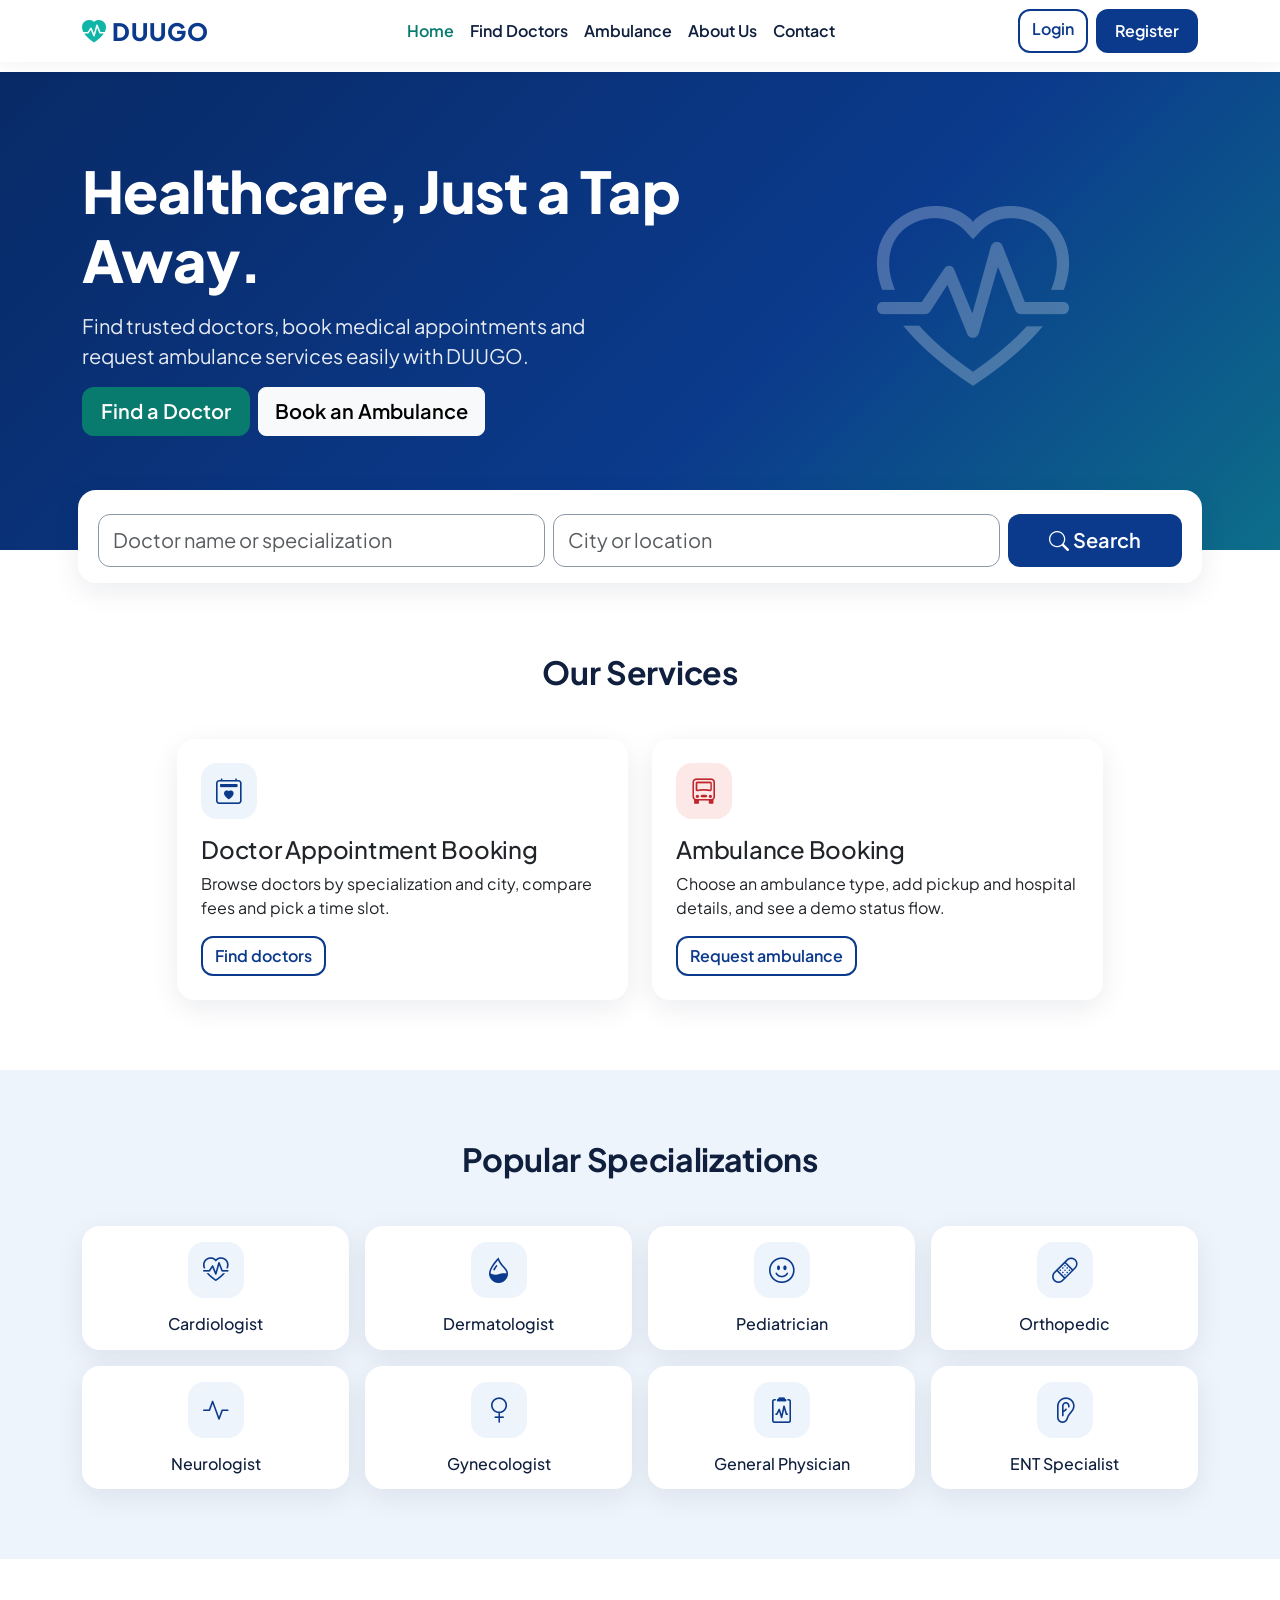
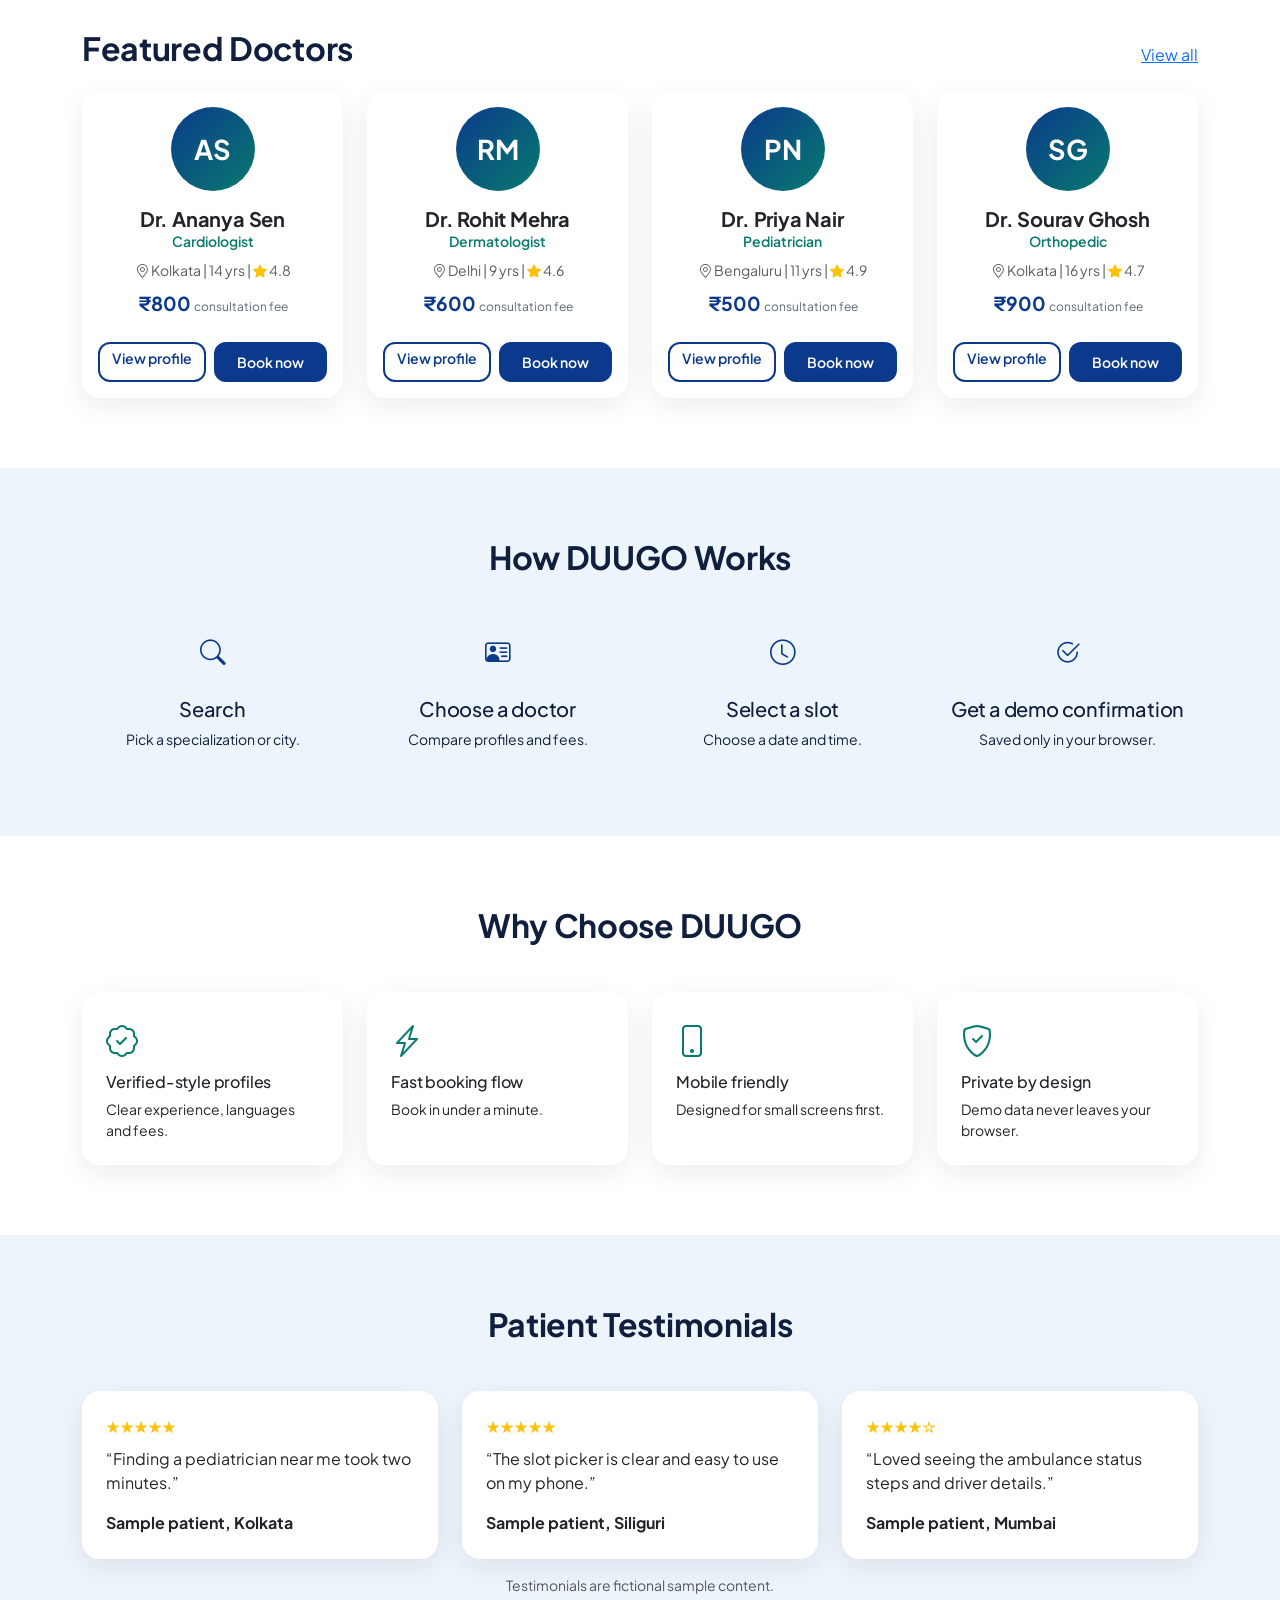
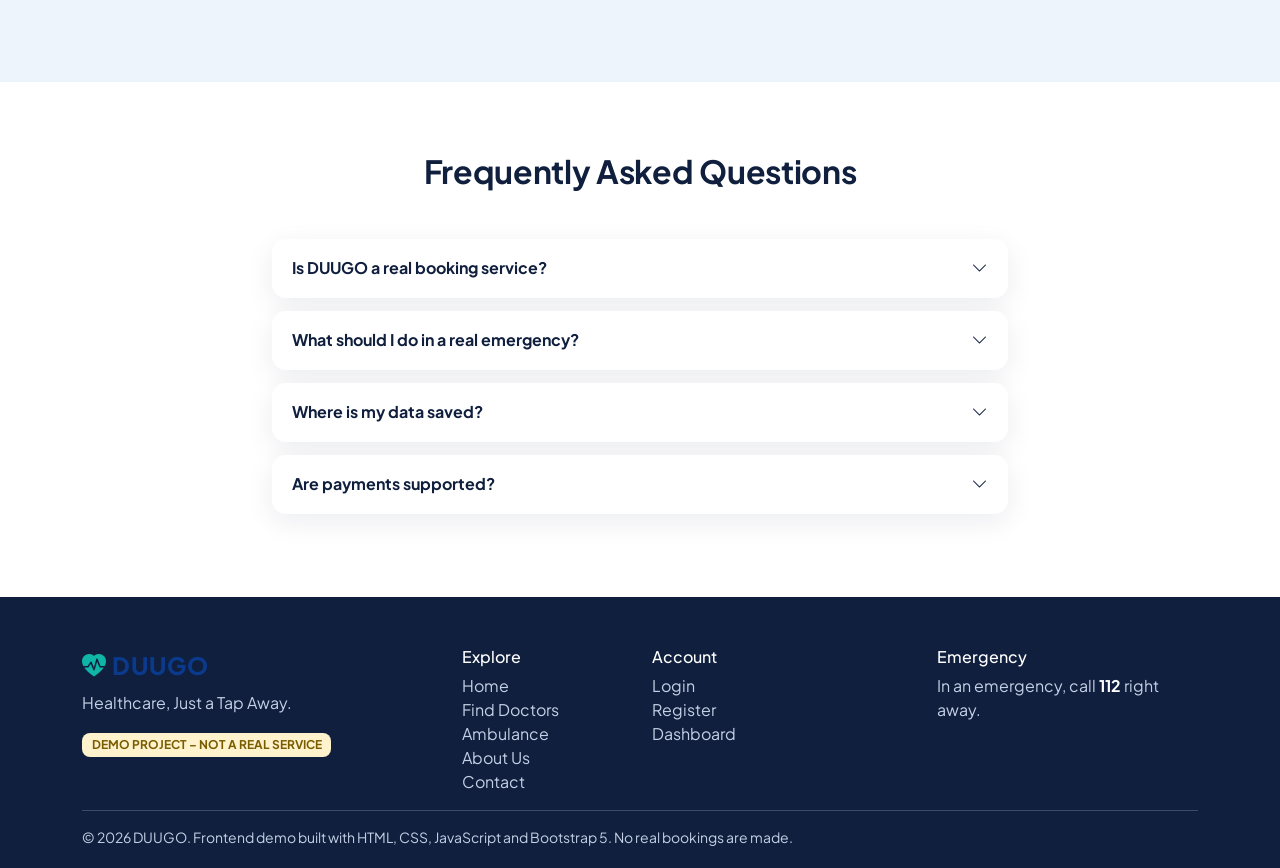
<file: index.html>
<!DOCTYPE html>
<html lang="en">
<head>
  <meta charset="utf-8">
  <meta name="viewport" content="width=device-width, initial-scale=1">
  <meta name="theme-color" content="#0ea5a5">

  <!-- Primary SEO -->
  <title>DUUGO – Healthcare, Just a Tap Away | Doctor, Ambulance & Nursing Home Booking</title>
  <meta name="description" content="DUUGO is an all-in-one medical services app. Book verified doctors, request an on-demand ambulance, and reserve nursing home beds — all in one tap. Serving Kolkata & India.">
  <meta name="keywords" content="DUUGO, doctor appointment booking, book doctor online, ambulance booking, emergency ambulance, nursing home bed booking, hospital bed booking, healthcare app India, Kolkata doctors, online medical appointment">
  <meta name="author" content="Anal Pattanayak">
  <meta name="robots" content="index, follow, max-image-preview:large, max-snippet:-1, max-video-preview:-1">
  <meta name="googlebot" content="index, follow">
  <meta name="format-detection" content="telephone=yes">
  <link rel="canonical" href="https://duugo.in/">
  <link rel="icon" type="image/png" href="assets/images/icon.png">

  <!-- Language / Geo -->
  <meta http-equiv="content-language" content="en-IN">
  <meta name="geo.region" content="IN-WB">
  <meta name="geo.placename" content="Kolkata">

  <!-- Open Graph / Facebook -->
  <meta property="og:type" content="website">
  <meta property="og:site_name" content="DUUGO">
  <meta property="og:url" content="https://duugo.in/">
  <meta property="og:title" content="DUUGO – Healthcare, Just a Tap Away">
  <meta property="og:description" content="Book verified doctors, request an ambulance, and reserve nursing home beds — all in one app.">
  <meta property="og:image" content="https://duugo.in/assets/img/duugo-og.jpg">
  <meta property="og:image:width" content="1200">
  <meta property="og:image:height" content="630">
  <meta property="og:image:alt" content="DUUGO – Healthcare, Just a Tap Away">
  <meta property="og:locale" content="en_IN">

  <!-- Twitter Card -->
  <meta name="twitter:card" content="summary_large_image">
  <meta name="twitter:site" content="@duugo">
  <meta name="twitter:creator" content="@duugo">
  <meta name="twitter:url" content="https://duugo.in/">
  <meta name="twitter:title" content="DUUGO – Healthcare, Just a Tap Away">
  <meta name="twitter:description" content="Book verified doctors, request an ambulance, and reserve nursing home beds — all in one app.">
  <meta name="twitter:image" content="https://duugo.in/assets/img/duugo-og.jpg">

  <!-- Performance hints -->
  <link rel="preconnect" href="https://fonts.googleapis.com">
  <link rel="preconnect" href="https://fonts.gstatic.com" crossorigin>
  <link rel="preconnect" href="https://cdn.jsdelivr.net" crossorigin>
  <link rel="dns-prefetch" href="https://cdn.jsdelivr.net">

  <!-- Fonts & CSS -->
  <link href="https://fonts.googleapis.com/css2?family=Plus+Jakarta+Sans:wght@400;600;700;800&display=swap" rel="stylesheet">
  <link href="https://cdn.jsdelivr.net/npm/bootstrap@5.3.3/dist/css/bootstrap.min.css" rel="stylesheet">
  <link href="https://cdn.jsdelivr.net/npm/bootstrap-icons@1.11.3/font/bootstrap-icons.min.css" rel="stylesheet">
  <link href="assets/css/style.css" rel="stylesheet">

  <!-- Structured Data (JSON-LD) -->
  <script type="application/ld+json">
  {
    "@context": "https://schema.org",
    "@graph": [
      {
        "@type": "Organization",
        "@id": "https://duugo.in/#organization",
        "name": "DUUGO",
        "alternateName": "Duugo",
        "url": "https://duugo.in/",
        "logo": {
          "@type": "ImageObject",
          "url": "https://duugo.in/assets/img/duugo-logo.png",
          "width": 512,
          "height": 512
        },
        "image": "https://duugo.in/assets/img/duugo-og.jpg",
        "description": "DUUGO is an all-in-one medical services app for booking doctors, ambulances and nursing home beds.",
        "email": "analpattanayak@gmail.com",
        "telephone": "+91-7810904560",
        "founder": {
          "@type": "Person",
          "name": "Anal Pattanayak"
        },
        "address": {
          "@type": "PostalAddress",
          "addressLocality": "Kolkata",
          "addressRegion": "West Bengal",
          "addressCountry": "IN"
        },
        "contactPoint": [{
          "@type": "ContactPoint",
          "telephone": "+91-7810904560",
          "email": "analpattanayak@gmail.com",
          "contactType": "customer support",
          "areaServed": "IN",
          "availableLanguage": ["English", "Bengali", "Hindi"]
        }],
        "sameAs": [
          "https://twitter.com/duugo",
          "https://facebook.com/duugo",
          "https://linkedin.com/company/duugo",
          "https://instagram.com/duugo"
        ]
      },
      {
        "@type": "WebSite",
        "@id": "https://duugo.in/#website",
        "url": "https://duugo.in/",
        "name": "DUUGO",
        "publisher": { "@id": "https://duugo.in/#organization" },
        "inLanguage": "en-IN",
        "potentialAction": {
          "@type": "SearchAction",
          "target": {
            "@type": "EntryPoint",
            "urlTemplate": "https://duugo.in/doctors.html?q={search_term_string}"
          },
          "query-input": "required name=search_term_string"
        }
      },
      {
        "@type": "WebPage",
        "@id": "https://duugo.in/#webpage",
        "url": "https://duugo.in/",
        "name": "DUUGO – Healthcare, Just a Tap Away",
        "isPartOf": { "@id": "https://duugo.in/#website" },
        "about": { "@id": "https://duugo.in/#organization" },
        "description": "Book verified doctors, request an ambulance, and reserve nursing home beds — all in one app.",
        "primaryImageOfPage": "https://duugo.in/assets/img/duugo-og.jpg",
        "inLanguage": "en-IN",
        "breadcrumb": { "@id": "https://duugo.in/#breadcrumb" }
      },
      {
        "@type": "BreadcrumbList",
        "@id": "https://duugo.in/#breadcrumb",
        "itemListElement": [{
          "@type": "ListItem",
          "position": 1,
          "name": "Home",
          "item": "https://duugo.in/"
        }]
      },
      {
        "@type": "ItemList",
        "@id": "https://duugo.in/#services",
        "name": "DUUGO Medical Services",
        "itemListElement": [
          {
            "@type": "Service",
            "position": 1,
            "name": "Doctor Appointment Booking",
            "serviceType": "Online doctor appointment booking",
            "description": "Browse doctors by specialization and city, compare fees and pick a time slot.",
            "provider": { "@id": "https://duugo.in/#organization" },
            "areaServed": "IN",
            "url": "https://duugo.in/doctors.html"
          },
          {
            "@type": "Service",
            "position": 2,
            "name": "Ambulance Booking",
            "serviceType": "On-demand ambulance booking",
            "description": "Choose an ambulance type, add pickup and hospital details, and track a live status flow.",
            "provider": { "@id": "https://duugo.in/#organization" },
            "areaServed": "IN",
            "url": "https://duugo.in/ambulance.html"
          },
          {
            "@type": "Service",
            "position": 3,
            "name": "Nursing Home Bed Booking",
            "serviceType": "Nursing home and hospital bed booking",
            "description": "Find available nursing home beds and reserve a room with verified intake details.",
            "provider": { "@id": "https://duugo.in/#organization" },
            "areaServed": "IN",
            "url": "https://duugo.in/nursing-homes.html"
          }
        ]
      }
    ]
  }
  </script>
</head>
<body data-page="home">

  <div id="site-nav"></div>

  <!-- Hero -->
  <section class="hero">
    <div class="container">
      <div class="row align-items-center">
        <div class="col-lg-7">
          <h1>Healthcare, Just a Tap Away.</h1>
          <p class="fs-5 my-3">
            Find trusted doctors, book medical appointments and request ambulance services easily with DUUGO.
          </p>
          <div class="d-flex gap-2 flex-wrap">
            <a href="doctors.html" class="btn btn-teal btn-lg">Find a Doctor</a>
            <a href="ambulance.html" class="btn btn-light btn-lg fw-semibold">Book an Ambulance</a>
          </div>
        </div>
        <div class="col-lg-5 d-none d-lg-block text-center">
          <i class="bi bi-heart-pulse" style="font-size:12rem;opacity:.25" aria-hidden="true"></i>
        </div>
      </div>
    </div>
  </section>

  <!-- Search -->
  <div class="container">
    <form class="search-box row g-2" action="doctors.html" method="get" role="search" aria-label="Search doctors">
      <div class="col-md-5">
        <label class="visually-hidden" for="q">Doctor name or specialization</label>
        <input id="q" name="q" class="form-control form-control-lg" placeholder="Doctor name or specialization">
      </div>
      <div class="col-md-5">
        <label class="visually-hidden" for="city">City or location</label>
        <input id="city" name="city" class="form-control form-control-lg" placeholder="City or location">
      </div>
      <div class="col-md-2 d-grid">
        <button type="submit" class="btn btn-duugo btn-lg"><i class="bi bi-search" aria-hidden="true"></i> Search</button>
      </div>
    </form>
  </div>

  <!-- Services -->
  <section class="section">
    <div class="container">
      <h2 class="text-center mb-5">Our Services</h2>
      <div class="row g-4 justify-content-center">
        <div class="col-md-5">
          <div class="card lift p-4 h-100">
            <div class="icon-box"><i class="bi bi-calendar2-heart" aria-hidden="true"></i></div>
            <h3 class="h4">Doctor Appointment Booking</h3>
            <p>Browse doctors by specialization and city, compare fees and pick a time slot.</p>
            <a href="doctors.html" class="btn btn-outline-duugo align-self-start">Find doctors</a>
          </div>
        </div>
        <div class="col-md-5">
          <div class="card lift p-4 h-100">
            <div class="icon-box" style="color:#c0262d;background:#fde8e8"><i class="bi bi-truck-front" aria-hidden="true"></i></div>
            <h3 class="h4">Ambulance Booking</h3>
            <p>Choose an ambulance type, add pickup and hospital details, and see a demo status flow.</p>
            <a href="ambulance.html" class="btn btn-outline-duugo align-self-start">Request ambulance</a>
          </div>
        </div>
      </div>
    </div>
  </section>

  <!-- Specializations -->
  <section class="section section-alt">
    <div class="container">
      <h2 class="text-center mb-5">Popular Specializations</h2>
      <div class="row g-3" id="specs"></div>
    </div>
  </section>

  <!-- Featured doctors -->
  <section class="section">
    <div class="container">
      <div class="d-flex justify-content-between align-items-end mb-4">
        <h2 class="mb-0">Featured Doctors</h2>
        <a href="doctors.html">View all</a>
      </div>
      <div class="row g-4" id="featured"></div>
    </div>
  </section>

  <!-- How it works -->
  <section class="section section-alt">
    <div class="container">
      <h2 class="text-center mb-5">How DUUGO Works</h2>
      <div class="row g-4 text-center">
        <div class="col-md-3">
          <div class="icon-box mx-auto"><i class="bi bi-search" aria-hidden="true"></i></div>
          <h3 class="h5">Search</h3>
          <p class="small">Pick a specialization or city.</p>
        </div>
        <div class="col-md-3">
          <div class="icon-box mx-auto"><i class="bi bi-person-vcard" aria-hidden="true"></i></div>
          <h3 class="h5">Choose a doctor</h3>
          <p class="small">Compare profiles and fees.</p>
        </div>
        <div class="col-md-3">
          <div class="icon-box mx-auto"><i class="bi bi-clock" aria-hidden="true"></i></div>
          <h3 class="h5">Select a slot</h3>
          <p class="small">Choose a date and time.</p>
        </div>
        <div class="col-md-3">
          <div class="icon-box mx-auto"><i class="bi bi-check2-circle" aria-hidden="true"></i></div>
          <h3 class="h5">Get a demo confirmation</h3>
          <p class="small">Saved only in your browser.</p>
        </div>
      </div>
    </div>
  </section>

  <!-- Why choose -->
  <section class="section">
    <div class="container">
      <h2 class="text-center mb-5">Why Choose DUUGO</h2>
      <div class="row g-4">
        <div class="col-md-3">
          <div class="card p-4 h-100">
            <i class="bi bi-patch-check fs-2 text-teal" aria-hidden="true"></i>
            <h3 class="h6 mt-2">Verified-style profiles</h3>
            <p class="small mb-0">Clear experience, languages and fees.</p>
          </div>
        </div>
        <div class="col-md-3">
          <div class="card p-4 h-100">
            <i class="bi bi-lightning-charge fs-2 text-teal" aria-hidden="true"></i>
            <h3 class="h6 mt-2">Fast booking flow</h3>
            <p class="small mb-0">Book in under a minute.</p>
          </div>
        </div>
        <div class="col-md-3">
          <div class="card p-4 h-100">
            <i class="bi bi-phone fs-2 text-teal" aria-hidden="true"></i>
            <h3 class="h6 mt-2">Mobile friendly</h3>
            <p class="small mb-0">Designed for small screens first.</p>
          </div>
        </div>
        <div class="col-md-3">
          <div class="card p-4 h-100">
            <i class="bi bi-shield-check fs-2 text-teal" aria-hidden="true"></i>
            <h3 class="h6 mt-2">Private by design</h3>
            <p class="small mb-0">Demo data never leaves your browser.</p>
          </div>
        </div>
      </div>
    </div>
  </section>

  <!-- Testimonials -->
  <section class="section section-alt">
    <div class="container">
      <h2 class="text-center mb-5">Patient Testimonials</h2>
      <div class="row g-4">
        <div class="col-md-4">
          <div class="card p-4 h-100">
            <div class="text-warning mb-2" aria-label="5 out of 5 stars">★★★★★</div>
            <p>“Finding a pediatrician near me took two minutes.”</p>
            <strong>Sample patient, Kolkata</strong>
          </div>
        </div>
        <div class="col-md-4">
          <div class="card p-4 h-100">
            <div class="text-warning mb-2" aria-label="5 out of 5 stars">★★★★★</div>
            <p>“The slot picker is clear and easy to use on my phone.”</p>
            <strong>Sample patient, Siliguri</strong>
          </div>
        </div>
        <div class="col-md-4">
          <div class="card p-4 h-100">
            <div class="text-warning mb-2" aria-label="4 out of 5 stars">★★★★☆</div>
            <p>“Loved seeing the ambulance status steps and driver details.”</p>
            <strong>Sample patient, Mumbai</strong>
          </div>
        </div>
      </div>
      <p class="text-center small text-muted mt-3">Testimonials are fictional sample content.</p>
    </div>
  </section>

  <!-- FAQ -->
  <section class="section">
    <div class="container" style="max-width:760px">
      <h2 class="text-center mb-5">Frequently Asked Questions</h2>
      <div id="faq"></div>
    </div>
  </section>

  <div id="site-footer"></div>

  <script src="https://cdn.jsdelivr.net/npm/bootstrap@5.3.3/dist/js/bootstrap.bundle.min.js"></script>
  <script src="assets/js/script.js"></script>
</body>
</html>
</file>
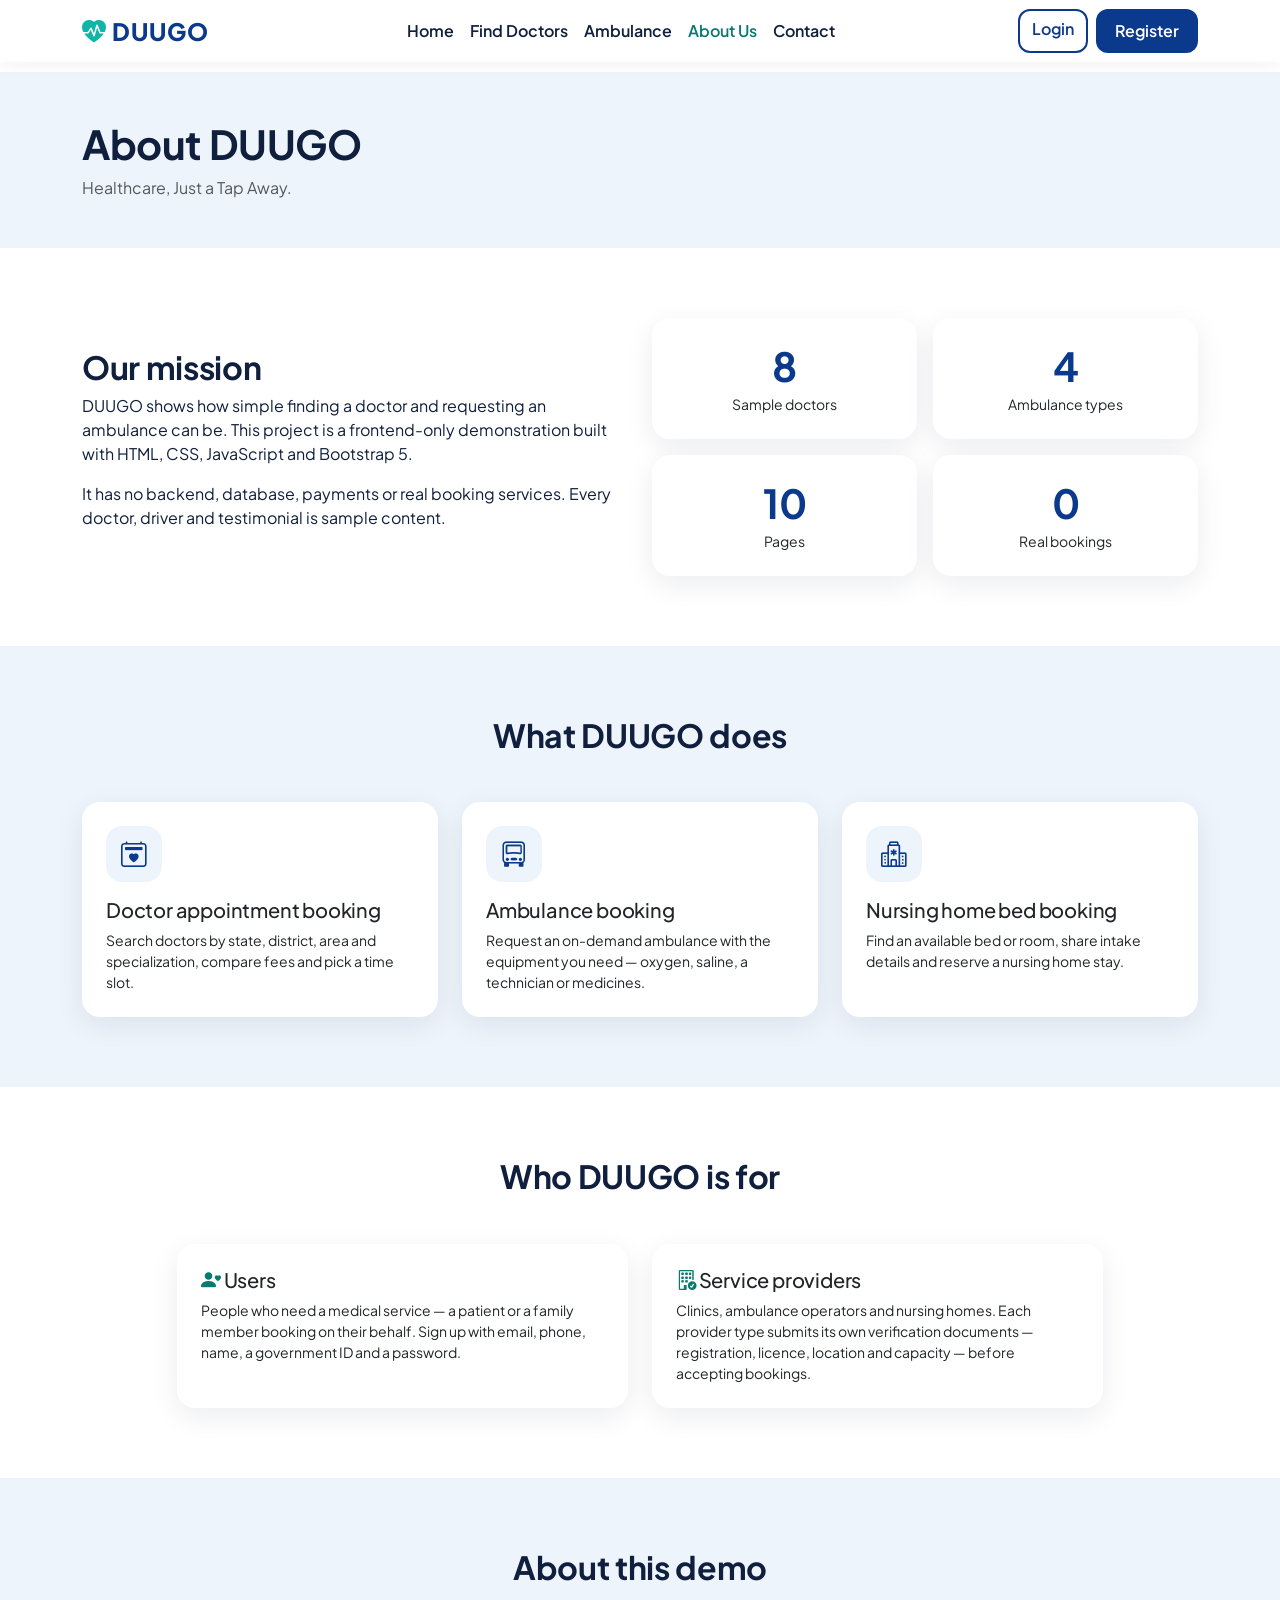
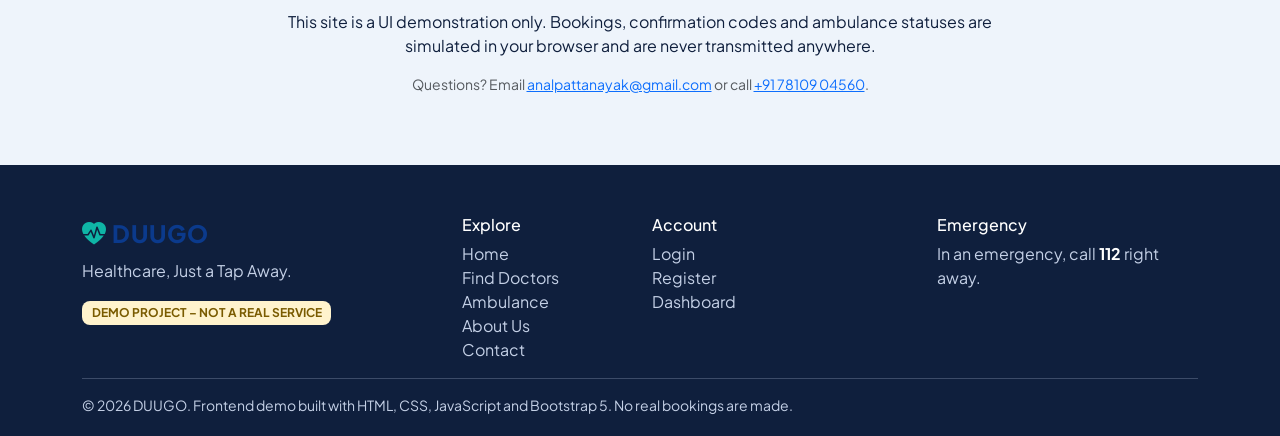
<file: about.html>
<!DOCTYPE html>
<html lang="en">
<head>
  <meta charset="utf-8">
  <meta name="viewport" content="width=device-width, initial-scale=1">
  <meta name="theme-color" content="#0ea5a5">

  <!-- Primary SEO -->
  <title>About Us | DUUGO – Healthcare, Just a Tap Away</title>
  <meta name="description" content="Learn about DUUGO — an all-in-one medical services app for booking doctors, ambulances and nursing home beds. Founded by Anal Pattanayak in Kolkata, India.">
  <meta name="keywords" content="About DUUGO, Duugo healthcare app, doctor appointment app, ambulance booking app, nursing home bed booking, healthcare startup Kolkata, Anal Pattanayak DUUGO">
  <meta name="author" content="Anal Pattanayak">
  <meta name="robots" content="index, follow, max-image-preview:large, max-snippet:-1, max-video-preview:-1">
  <meta name="googlebot" content="index, follow">
  <link rel="canonical" href="https://duugo.in/about.html">
  <link rel="icon" type="image/png" href="assets/images/icon.png">
  <link rel="icon" href="assets/images/icon.png" sizes="any">

  <!-- Language / Geo -->
  <meta http-equiv="content-language" content="en-IN">
  <meta name="geo.region" content="IN-WB">
  <meta name="geo.placename" content="Kolkata">

  <!-- Open Graph / Facebook -->
  <meta property="og:type" content="website">
  <meta property="og:site_name" content="DUUGO">
  <meta property="og:url" content="https://duugo.in/about.html">
  <meta property="og:title" content="About Us | DUUGO – Healthcare, Just a Tap Away">
  <meta property="og:description" content="DUUGO is an all-in-one medical services app for doctor appointments, ambulance booking and nursing home beds. Founded by Anal Pattanayak.">
  <meta property="og:image" content="https://duugo.in/assets/img/duugo-og.jpg">
  <meta property="og:image:width" content="1200">
  <meta property="og:image:height" content="630">
  <meta property="og:image:alt" content="About DUUGO – Healthcare, Just a Tap Away">
  <meta property="og:locale" content="en_IN">

  <!-- Twitter Card -->
  <meta name="twitter:card" content="summary_large_image">
  <meta name="twitter:site" content="@duugo">
  <meta name="twitter:creator" content="@duugo">
  <meta name="twitter:url" content="https://duugo.in/about.html">
  <meta name="twitter:title" content="About Us | DUUGO – Healthcare, Just a Tap Away">
  <meta name="twitter:description" content="DUUGO is an all-in-one medical services app for doctor appointments, ambulance booking and nursing home beds.">
  <meta name="twitter:image" content="https://duugo.in/assets/img/duugo-og.jpg">

  <!-- Performance hints -->
  <link rel="preconnect" href="https://fonts.googleapis.com">
  <link rel="preconnect" href="https://fonts.gstatic.com" crossorigin>
  <link rel="preconnect" href="https://cdn.jsdelivr.net" crossorigin>
  <link rel="dns-prefetch" href="https://cdn.jsdelivr.net">

  <!-- Fonts & CSS -->
  <link href="https://fonts.googleapis.com/css2?family=Plus+Jakarta+Sans:wght@400;600;700;800&display=swap" rel="stylesheet">
  <link href="https://cdn.jsdelivr.net/npm/bootstrap@5.3.3/dist/css/bootstrap.min.css" rel="stylesheet">
  <link href="https://cdn.jsdelivr.net/npm/bootstrap-icons@1.11.3/font/bootstrap-icons.min.css" rel="stylesheet">
  <link href="assets/css/style.css" rel="stylesheet">

  <!-- Structured Data (JSON-LD) -->
  <script type="application/ld+json">
  {
    "@context": "https://schema.org",
    "@graph": [
      {
        "@type": "Organization",
        "@id": "https://duugo.in/#organization",
        "name": "DUUGO",
        "alternateName": "Duugo",
        "url": "https://duugo.in/",
        "logo": {
          "@type": "ImageObject",
          "url": "https://duugo.in/assets/img/duugo-logo.png",
          "width": 512,
          "height": 512
        },
        "image": "https://duugo.in/assets/img/duugo-og.jpg",
        "description": "DUUGO is an all-in-one medical services app for booking doctors, ambulances and nursing home beds.",
        "slogan": "Healthcare, Just a Tap Away.",
        "email": "analpattanayak@gmail.com",
        "telephone": "+91-7810904560",
        "foundingDate": "2025",
        "founder": { "@id": "https://duugo.in/#analpattanayak" },
        "address": {
          "@type": "PostalAddress",
          "addressLocality": "Kolkata",
          "addressRegion": "West Bengal",
          "addressCountry": "IN"
        },
        "contactPoint": [{
          "@type": "ContactPoint",
          "telephone": "+91-7810904560",
          "email": "analpattanayak@gmail.com",
          "contactType": "customer support",
          "areaServed": "IN",
          "availableLanguage": ["English", "Bengali", "Hindi"]
        }],
        "sameAs": [
          "https://twitter.com/duugo",
          "https://facebook.com/duugo",
          "https://linkedin.com/company/duugo",
          "https://instagram.com/duugo"
        ]
      },
      {
        "@type": "Person",
        "@id": "https://duugo.in/#analpattanayak",
        "name": "Anal Pattanayak",
        "email": "analpattanayak@gmail.com",
        "telephone": "+91-7810904560",
        "jobTitle": "Founder",
        "worksFor": { "@id": "https://duugo.in/#organization" }
      },
      {
        "@type": "WebSite",
        "@id": "https://duugo.in/#website",
        "url": "https://duugo.in/",
        "name": "DUUGO",
        "publisher": { "@id": "https://duugo.in/#organization" },
        "inLanguage": "en-IN"
      },
      {
        "@type": "AboutPage",
        "@id": "https://duugo.in/about.html#aboutpage",
        "url": "https://duugo.in/about.html",
        "name": "About Us | DUUGO",
        "isPartOf": { "@id": "https://duugo.in/#website" },
        "about": { "@id": "https://duugo.in/#organization" },
        "mainEntity": { "@id": "https://duugo.in/#organization" },
        "description": "Learn about DUUGO — an all-in-one medical services app for booking doctors, ambulances and nursing home beds.",
        "primaryImageOfPage": "https://duugo.in/assets/img/duugo-og.jpg",
        "inLanguage": "en-IN",
        "breadcrumb": { "@id": "https://duugo.in/about.html#breadcrumb" }
      },
      {
        "@type": "BreadcrumbList",
        "@id": "https://duugo.in/about.html#breadcrumb",
        "itemListElement": [
          {
            "@type": "ListItem",
            "position": 1,
            "name": "Home",
            "item": "https://duugo.in/"
          },
          {
            "@type": "ListItem",
            "position": 2,
            "name": "About Us",
            "item": "https://duugo.in/about.html"
          }
        ]
      }
    ]
  }
  </script>
</head>
<body data-page="about">

  <div id="site-nav"></div>

  <main>

    <!-- Page header -->
    <header class="page-head">
      <div class="container">
        <h1>About DUUGO</h1>
        <p class="mb-0 text-muted">Healthcare, Just a Tap Away.</p>
      </div>
    </header>

    <!-- Mission + stats -->
    <section class="section" aria-labelledby="mission-heading">
      <div class="container">
        <div class="row g-4 align-items-center">

          <div class="col-lg-6">
            <h2 id="mission-heading">Our mission</h2>
            <p>
              DUUGO shows how simple finding a doctor and requesting an ambulance can be.
              This project is a frontend-only demonstration built with HTML, CSS, JavaScript and Bootstrap 5.
            </p>
            <p>
              It has no backend, database, payments or real booking services.
              Every doctor, driver and testimonial is sample content.
            </p>
          </div>

          <div class="col-lg-6">
            <div class="row g-3 text-center">
              <div class="col-6">
                <div class="card p-4 h-100">
                  <p class="display-6 fw-bold text-blue mb-1">8</p>
                  <p class="small mb-0">Sample doctors</p>
                </div>
              </div>
              <div class="col-6">
                <div class="card p-4 h-100">
                  <p class="display-6 fw-bold text-blue mb-1">4</p>
                  <p class="small mb-0">Ambulance types</p>
                </div>
              </div>
              <div class="col-6">
                <div class="card p-4 h-100">
                  <p class="display-6 fw-bold text-blue mb-1">10</p>
                  <p class="small mb-0">Pages</p>
                </div>
              </div>
              <div class="col-6">
                <div class="card p-4 h-100">
                  <p class="display-6 fw-bold text-blue mb-1">0</p>
                  <p class="small mb-0">Real bookings</p>
                </div>
              </div>
            </div>
          </div>

        </div>
      </div>
    </section>

    <!-- What we do -->
    <section class="section section-alt" aria-labelledby="what-we-do-heading">
      <div class="container">
        <h2 id="what-we-do-heading" class="text-center mb-5">What DUUGO does</h2>
        <div class="row g-4">

          <div class="col-md-4">
            <div class="card p-4 h-100">
              <div class="icon-box"><i class="bi bi-calendar2-heart" aria-hidden="true"></i></div>
              <h3 class="h5">Doctor appointment booking</h3>
              <p class="small mb-0">
                Search doctors by state, district, area and specialization, compare fees and pick a time slot.
              </p>
            </div>
          </div>

          <div class="col-md-4">
            <div class="card p-4 h-100">
              <div class="icon-box"><i class="bi bi-truck-front" aria-hidden="true"></i></div>
              <h3 class="h5">Ambulance booking</h3>
              <p class="small mb-0">
                Request an on-demand ambulance with the equipment you need — oxygen, saline, a technician or medicines.
              </p>
            </div>
          </div>

          <div class="col-md-4">
            <div class="card p-4 h-100">
              <div class="icon-box"><i class="bi bi-hospital" aria-hidden="true"></i></div>
              <h3 class="h5">Nursing home bed booking</h3>
              <p class="small mb-0">
                Find an available bed or room, share intake details and reserve a nursing home stay.
              </p>
            </div>
          </div>

        </div>
      </div>
    </section>

    <!-- Who it's for -->
    <section class="section" aria-labelledby="audience-heading">
      <div class="container">
        <h2 id="audience-heading" class="text-center mb-5">Who DUUGO is for</h2>
        <div class="row g-4 justify-content-center">

          <div class="col-md-5">
            <div class="card p-4 h-100">
              <h3 class="h5"><i class="bi bi-person-heart text-teal" aria-hidden="true"></i> Users</h3>
              <p class="mb-0 small">
                People who need a medical service — a patient or a family member booking on their behalf.
                Sign up with email, phone, name, a government ID and a password.
              </p>
            </div>
          </div>

          <div class="col-md-5">
            <div class="card p-4 h-100">
              <h3 class="h5"><i class="bi bi-building-check text-teal" aria-hidden="true"></i> Service providers</h3>
              <p class="mb-0 small">
                Clinics, ambulance operators and nursing homes. Each provider type submits its own verification
                documents — registration, licence, location and capacity — before accepting bookings.
              </p>
            </div>
          </div>

        </div>
      </div>
    </section>

    <!-- Project note -->
    <section class="section section-alt" aria-labelledby="note-heading">
      <div class="container" style="max-width:760px">
        <h2 id="note-heading" class="text-center mb-4">About this demo</h2>
        <p class="text-center mb-3">
          This site is a UI demonstration only. Bookings, confirmation codes and ambulance statuses are
          simulated in your browser and are never transmitted anywhere.
        </p>
        <p class="text-center small text-muted mb-0">
          Questions? Email
          <a href="mailto:analpattanayak@gmail.com">analpattanayak@gmail.com</a>
          or call <a href="tel:+917810904560">+91 78109 04560</a>.
        </p>
      </div>
    </section>

  </main>

  <div id="site-footer"></div>

  <script src="https://cdn.jsdelivr.net/npm/bootstrap@5.3.3/dist/js/bootstrap.bundle.min.js"></script>
  <script src="assets/js/script.js"></script>
</body>
</html>
</file>
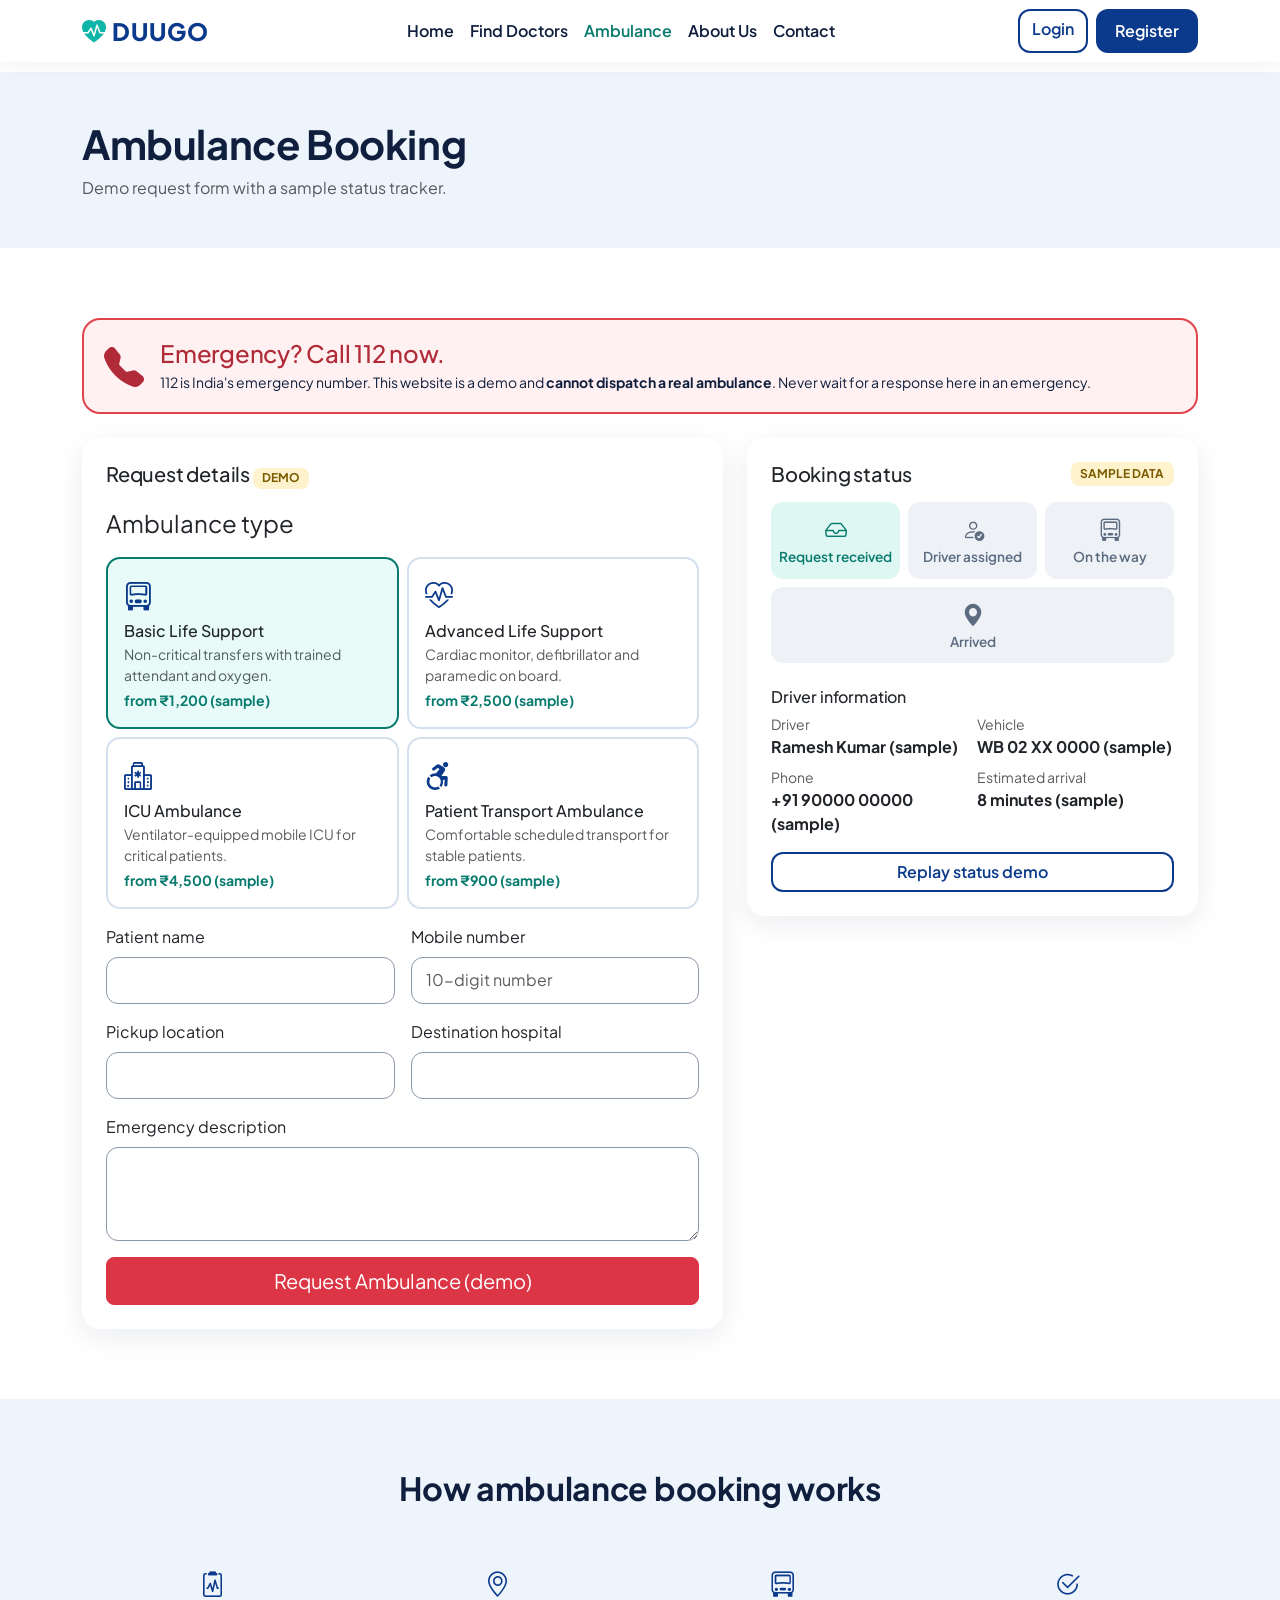
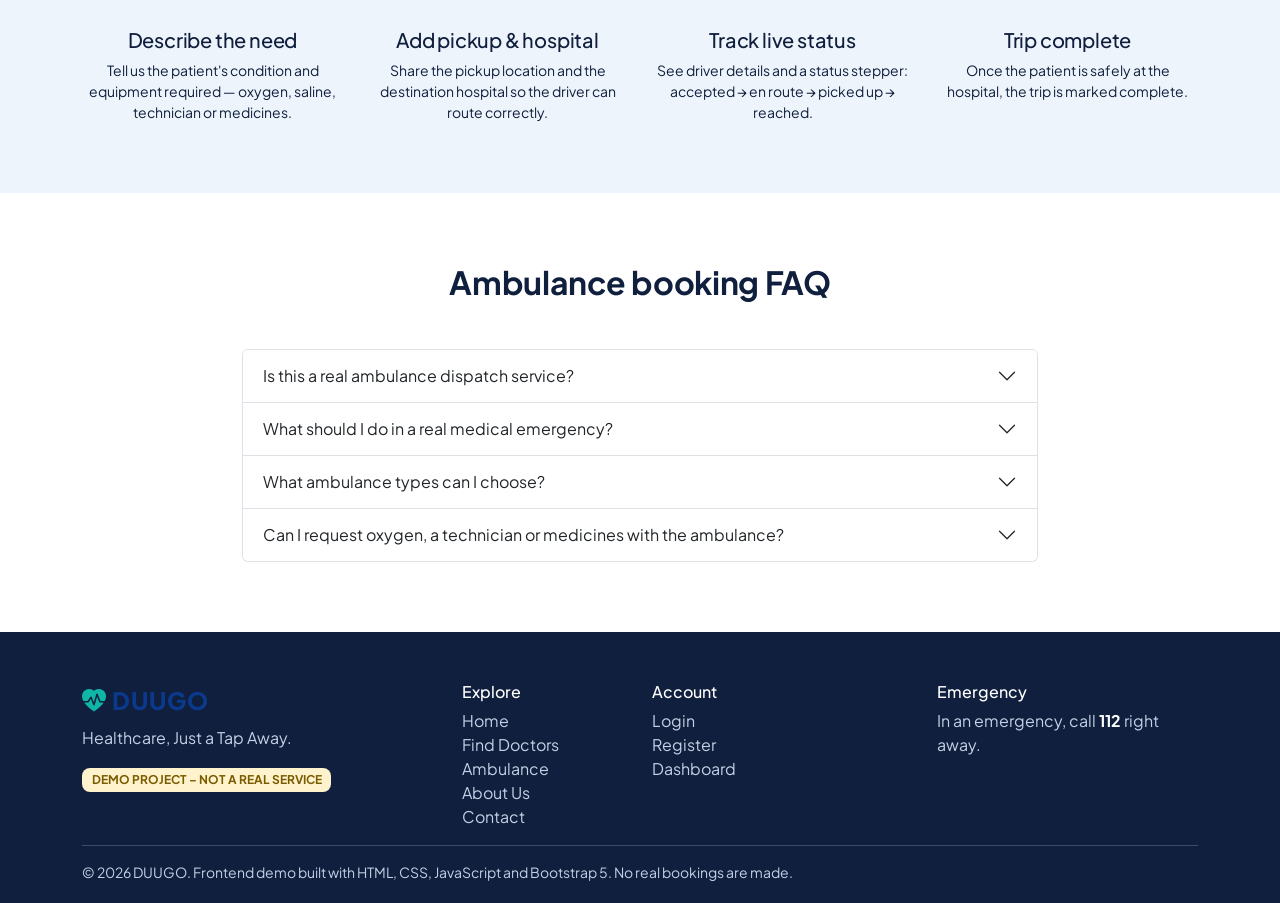
<file: ambulance.html>
<!DOCTYPE html>
<html lang="en">
<head>
  <meta charset="utf-8">
  <meta name="viewport" content="width=device-width, initial-scale=1">
  <meta name="theme-color" content="#0ea5a5">

  <!-- Primary SEO -->
  <title>Ambulance Booking Online | DUUGO – On-Demand Emergency Ambulance</title>
  <meta name="description" content="Book an on-demand ambulance with DUUGO. Choose ambulance type (BLS, ACLS, ICU, oxygen), add pickup and hospital, and track a live status. Kolkata & India. Demo UI.">
  <meta name="keywords" content="ambulance booking, book ambulance online, emergency ambulance, on-demand ambulance, ICU ambulance, oxygen ambulance, BLS ambulance, ACLS ambulance, Kolkata ambulance, DUUGO ambulance">
  <meta name="author" content="Anal Pattanayak">
  <meta name="robots" content="index, follow, max-image-preview:large, max-snippet:-1, max-video-preview:-1">
  <meta name="googlebot" content="index, follow">
  <link rel="canonical" href="https://duugo.in/ambulance.html">
  <link rel="icon" type="image/png" href="assets/images/icon.png">
  <!-- Language / Geo -->
  <meta http-equiv="content-language" content="en-IN">
  <meta name="geo.region" content="IN-WB">
  <meta name="geo.placename" content="Kolkata">

  <!-- Open Graph / Facebook -->
  <meta property="og:type" content="website">
  <meta property="og:site_name" content="DUUGO">
  <meta property="og:url" content="https://duugo.in/ambulance.html">
  <meta property="og:title" content="Ambulance Booking Online | DUUGO">
  <meta property="og:description" content="Book an on-demand ambulance with DUUGO. Choose ambulance type, add pickup and hospital, and track a live status. Demo UI.">
  <meta property="og:image" content="https://duugo.in/assets/img/duugo-og.jpg">
  <meta property="og:image:width" content="1200">
  <meta property="og:image:height" content="630">
  <meta property="og:image:alt" content="DUUGO – Ambulance Booking">
  <meta property="og:locale" content="en_IN">

  <!-- Twitter Card -->
  <meta name="twitter:card" content="summary_large_image">
  <meta name="twitter:site" content="@duugo">
  <meta name="twitter:creator" content="@duugo">
  <meta name="twitter:url" content="https://duugo.in/ambulance.html">
  <meta name="twitter:title" content="Ambulance Booking Online | DUUGO">
  <meta name="twitter:description" content="Book an on-demand ambulance with DUUGO. Choose ambulance type, add pickup and hospital, and track a live status.">
  <meta name="twitter:image" content="https://duugo.in/assets/img/duugo-og.jpg">

  <!-- Performance hints -->
  <link rel="preconnect" href="https://fonts.googleapis.com">
  <link rel="preconnect" href="https://fonts.gstatic.com" crossorigin>
  <link rel="preconnect" href="https://cdn.jsdelivr.net" crossorigin>
  <link rel="dns-prefetch" href="https://cdn.jsdelivr.net">

  <!-- Fonts & CSS -->
  <link href="https://fonts.googleapis.com/css2?family=Plus+Jakarta+Sans:wght@400;600;700;800&display=swap" rel="stylesheet">
  <link href="https://cdn.jsdelivr.net/npm/bootstrap@5.3.3/dist/css/bootstrap.min.css" rel="stylesheet">
  <link href="https://cdn.jsdelivr.net/npm/bootstrap-icons@1.11.3/font/bootstrap-icons.min.css" rel="stylesheet">
  <link href="assets/css/style.css" rel="stylesheet">

  <!-- Structured Data (JSON-LD) -->
  <script type="application/ld+json">
  {
    "@context": "https://schema.org",
    "@graph": [
      {
        "@type": "Organization",
        "@id": "https://duugo.in/#organization",
        "name": "DUUGO",
        "alternateName": "Duugo",
        "url": "https://duugo.in/",
        "logo": {
          "@type": "ImageObject",
          "url": "https://duugo.in/assets/img/duugo-logo.png",
          "width": 512,
          "height": 512
        },
        "image": "https://duugo.in/assets/img/duugo-og.jpg",
        "description": "DUUGO is an all-in-one medical services app for booking doctors, ambulances and nursing home beds.",
        "email": "analpattanayak@gmail.com",
        "telephone": "+91-7810904560",
        "address": {
          "@type": "PostalAddress",
          "addressLocality": "Kolkata",
          "addressRegion": "West Bengal",
          "addressCountry": "IN"
        },
        "contactPoint": [{
          "@type": "ContactPoint",
          "telephone": "+91-7810904560",
          "email": "analpattanayak@gmail.com",
          "contactType": "customer support",
          "areaServed": "IN",
          "availableLanguage": ["English", "Bengali", "Hindi"]
        }],
        "sameAs": [
          "https://twitter.com/duugo",
          "https://facebook.com/duugo",
          "https://linkedin.com/company/duugo",
          "https://instagram.com/duugo"
        ]
      },
      {
        "@type": "WebSite",
        "@id": "https://duugo.in/#website",
        "url": "https://duugo.in/",
        "name": "DUUGO",
        "publisher": { "@id": "https://duugo.in/#organization" },
        "inLanguage": "en-IN"
      },
      {
        "@type": "WebPage",
        "@id": "https://duugo.in/ambulance.html#webpage",
        "url": "https://duugo.in/ambulance.html",
        "name": "Ambulance Booking Online | DUUGO",
        "isPartOf": { "@id": "https://duugo.in/#website" },
        "about": { "@id": "https://duugo.in/#organization" },
        "description": "Book an on-demand ambulance with DUUGO. Choose ambulance type, add pickup and hospital, and track a live status.",
        "primaryImageOfPage": "https://duugo.in/assets/img/duugo-og.jpg",
        "inLanguage": "en-IN",
        "breadcrumb": { "@id": "https://duugo.in/ambulance.html#breadcrumb" },
        "mainEntity": { "@id": "https://duugo.in/ambulance.html#service" }
      },
      {
        "@type": "BreadcrumbList",
        "@id": "https://duugo.in/ambulance.html#breadcrumb",
        "itemListElement": [
          { "@type": "ListItem", "position": 1, "name": "Home", "item": "https://duugo.in/" },
          { "@type": "ListItem", "position": 2, "name": "Ambulance Booking", "item": "https://duugo.in/ambulance.html" }
        ]
      },
      {
        "@type": "Service",
        "@id": "https://duugo.in/ambulance.html#service",
        "name": "Ambulance Booking",
        "serviceType": "On-demand ambulance booking",
        "description": "Request an on-demand ambulance with the equipment you need — oxygen, saline, a technician or specific medicines. Choose pickup and destination hospital and track status live.",
        "provider": { "@id": "https://duugo.in/#organization" },
        "areaServed": {
          "@type": "Country",
          "name": "India"
        },
        "availableChannel": {
          "@type": "ServiceChannel",
          "serviceUrl": "https://duugo.in/ambulance.html",
          "servicePhone": "+91-7810904560"
        },
        "offers": {
          "@type": "Offer",
          "availability": "https://schema.org/InStock",
          "priceCurrency": "INR"
        }
      },
      {
        "@type": "FAQPage",
        "@id": "https://duugo.in/ambulance.html#faq",
        "mainEntity": [
          {
            "@type": "Question",
            "name": "Is this a real ambulance dispatch service?",
            "acceptedAnswer": {
              "@type": "Answer",
              "text": "No. DUUGO's ambulance booking page is a frontend UI demonstration. Requests are simulated in your browser and are never transmitted to any dispatch centre."
            }
          },
          {
            "@type": "Question",
            "name": "What should I do in a real medical emergency?",
            "acceptedAnswer": {
              "@type": "Answer",
              "text": "In a real emergency, call 112 (India's national emergency number) or your local emergency number immediately. Do not wait for a response on this demo website."
            }
          },
          {
            "@type": "Question",
            "name": "What ambulance types can I choose?",
            "acceptedAnswer": {
              "@type": "Answer",
              "text": "The demo supports several ambulance types, including Basic Life Support (BLS), Advanced Life Support (ACLS), ICU ambulance, oxygen-equipped ambulance and patient-transport vehicles."
            }
          },
          {
            "@type": "Question",
            "name": "Can I request oxygen, a technician or medicines with the ambulance?",
            "acceptedAnswer": {
              "@type": "Answer",
              "text": "Yes. In the full DUUGO flow, the request includes the specific equipment and personnel needed — oxygen, saline, a technician or specific medicines — so an appropriately equipped ambulance is dispatched."
            }
          }
        ]
      }
    ]
  }
  </script>
</head>
<body data-page="ambulance">

  <div id="site-nav"></div>

  <main>

    <!-- Page header -->
    <header class="page-head">
      <div class="container">
        <h1>Ambulance Booking</h1>
        <p class="mb-0 text-muted">Demo request form with a sample status tracker.</p>
      </div>
    </header>

    <section class="section" aria-labelledby="booking-heading">
      <div class="container">

        <!-- Emergency banner -->
        <div class="emergency mb-4 d-flex gap-3 align-items-center" role="alert" aria-live="assertive">
          <i class="bi bi-telephone-fill fs-1 text-danger" aria-hidden="true"></i>
          <div>
            <h2 class="h4 mb-1 text-danger">Emergency? Call 112 now.</h2>
            <div class="small">
              112 is India's emergency number. This website is a demo and
              <strong>cannot dispatch a real ambulance</strong>. Never wait for a response here in an emergency.
            </div>
          </div>
        </div>

        <div class="row g-4">

          <!-- Request form -->
          <div class="col-lg-7">
            <h2 id="booking-heading" class="visually-hidden">Request an ambulance</h2>

            <form id="ambForm" class="card p-4" novalidate aria-label="Ambulance request form">
              <h3 class="h5 mb-3">Request details <span class="demo-badge">DEMO</span></h3>

              <!-- Ambulance types -->
              <fieldset class="mb-3">
                <legend class="form-label">Ambulance type</legend>
                <div class="row g-2" id="types"></div>
              </fieldset>

              <div class="row g-3">
                <div class="col-md-6">
                  <label class="form-label" for="aname">Patient name</label>
                  <input id="aname" name="patient_name" class="form-control" data-rule="required" autocomplete="name">
                  <div class="invalid-feedback">Enter patient name.</div>
                </div>

                <div class="col-md-6">
                  <label class="form-label" for="amobile">Mobile number</label>
                  <input id="amobile" name="mobile" type="tel" inputmode="numeric"
                         maxlength="10" class="form-control" data-rule="mobile"
                         autocomplete="tel" placeholder="10-digit number">
                  <div class="invalid-feedback">Enter a valid 10-digit number.</div>
                </div>

                <div class="col-md-6">
                  <label class="form-label" for="pickup">Pickup location</label>
                  <input id="pickup" name="pickup" class="form-control" data-rule="required"
                         autocomplete="street-address">
                  <div class="invalid-feedback">Enter pickup location.</div>
                </div>

                <div class="col-md-6">
                  <label class="form-label" for="hospital">Destination hospital</label>
                  <input id="hospital" name="hospital" class="form-control" data-rule="required">
                  <div class="invalid-feedback">Enter destination hospital.</div>
                </div>

                <div class="col-12">
                  <label class="form-label" for="adesc">Emergency description</label>
                  <textarea id="adesc" name="description" class="form-control" rows="3" data-rule="required"></textarea>
                  <div class="invalid-feedback">Briefly describe the situation.</div>
                </div>

                <div class="col-12 d-grid">
                  <button type="submit" class="btn btn-danger btn-lg">Request Ambulance (demo)</button>
                </div>
              </div>
            </form>
          </div>

          <!-- Status tracker -->
          <div class="col-lg-5" id="status">
            <div class="card p-4">
              <div class="d-flex justify-content-between mb-3">
                <h3 class="h5 mb-0">Booking status</h3>
                <span class="demo-badge">SAMPLE DATA</span>
              </div>

              <div class="stepper mb-4" id="stepper" role="status" aria-live="polite" aria-atomic="true"></div>

              <h4 class="h6">Driver information</h4>
              <div class="row g-2" id="driver" aria-live="polite"></div>

              <button id="runDemo" type="button" class="btn btn-outline-duugo mt-3 w-100">
                Replay status demo
              </button>
            </div>
          </div>

        </div>
      </div>
    </section>

    <!-- How it works -->
    <section class="section section-alt" aria-labelledby="how-heading">
      <div class="container">
        <h2 id="how-heading" class="text-center mb-5">How ambulance booking works</h2>
        <div class="row g-4 text-center">
          <div class="col-md-3">
            <div class="icon-box mx-auto"><i class="bi bi-clipboard2-pulse" aria-hidden="true"></i></div>
            <h3 class="h5">Describe the need</h3>
            <p class="small mb-0">Tell us the patient's condition and equipment required — oxygen, saline, technician or medicines.</p>
          </div>
          <div class="col-md-3">
            <div class="icon-box mx-auto"><i class="bi bi-geo-alt" aria-hidden="true"></i></div>
            <h3 class="h5">Add pickup & hospital</h3>
            <p class="small mb-0">Share the pickup location and the destination hospital so the driver can route correctly.</p>
          </div>
          <div class="col-md-3">
            <div class="icon-box mx-auto"><i class="bi bi-truck-front" aria-hidden="true"></i></div>
            <h3 class="h5">Track live status</h3>
            <p class="small mb-0">See driver details and a status stepper: accepted → en route → picked up → reached.</p>
          </div>
          <div class="col-md-3">
            <div class="icon-box mx-auto"><i class="bi bi-check2-circle" aria-hidden="true"></i></div>
            <h3 class="h5">Trip complete</h3>
            <p class="small mb-0">Once the patient is safely at the hospital, the trip is marked complete.</p>
          </div>
        </div>
      </div>
    </section>

    <!-- FAQ -->
    <section class="section" aria-labelledby="faq-heading">
      <div class="container" style="max-width:820px">
        <h2 id="faq-heading" class="text-center mb-5">Ambulance booking FAQ</h2>
        <div class="accordion" id="ambFaq">

          <div class="accordion-item">
            <h3 class="accordion-header" id="faq1-head">
              <button class="accordion-button collapsed" type="button" data-bs-toggle="collapse"
                      data-bs-target="#faq1" aria-expanded="false" aria-controls="faq1">
                Is this a real ambulance dispatch service?
              </button>
            </h3>
            <div id="faq1" class="accordion-collapse collapse" aria-labelledby="faq1-head" data-bs-parent="#ambFaq">
              <div class="accordion-body">
                No. DUUGO's ambulance booking page is a frontend UI demonstration. Requests are simulated in your
                browser and are never transmitted to any dispatch centre.
              </div>
            </div>
          </div>

          <div class="accordion-item">
            <h3 class="accordion-header" id="faq2-head">
              <button class="accordion-button collapsed" type="button" data-bs-toggle="collapse"
                      data-bs-target="#faq2" aria-expanded="false" aria-controls="faq2">
                What should I do in a real medical emergency?
              </button>
            </h3>
            <div id="faq2" class="accordion-collapse collapse" aria-labelledby="faq2-head" data-bs-parent="#ambFaq">
              <div class="accordion-body">
                In a real emergency, call <strong>112</strong> (India's national emergency number) or your local
                emergency number immediately. Do not wait for a response on this demo website.
              </div>
            </div>
          </div>

          <div class="accordion-item">
            <h3 class="accordion-header" id="faq3-head">
              <button class="accordion-button collapsed" type="button" data-bs-toggle="collapse"
                      data-bs-target="#faq3" aria-expanded="false" aria-controls="faq3">
                What ambulance types can I choose?
              </button>
            </h3>
            <div id="faq3" class="accordion-collapse collapse" aria-labelledby="faq3-head" data-bs-parent="#ambFaq">
              <div class="accordion-body">
                The demo supports several ambulance types, including Basic Life Support (BLS), Advanced Life Support
                (ACLS), ICU ambulance, oxygen-equipped ambulance and patient-transport vehicles.
              </div>
            </div>
          </div>

          <div class="accordion-item">
            <h3 class="accordion-header" id="faq4-head">
              <button class="accordion-button collapsed" type="button" data-bs-toggle="collapse"
                      data-bs-target="#faq4" aria-expanded="false" aria-controls="faq4">
                Can I request oxygen, a technician or medicines with the ambulance?
              </button>
            </h3>
            <div id="faq4" class="accordion-collapse collapse" aria-labelledby="faq4-head" data-bs-parent="#ambFaq">
              <div class="accordion-body">
                Yes. In the full DUUGO flow, the request includes the specific equipment and personnel needed —
                oxygen, saline, a technician or specific medicines — so an appropriately equipped ambulance is dispatched.
              </div>
            </div>
          </div>

        </div>
      </div>
    </section>

  </main>

  <div id="site-footer"></div>

  <script src="https://cdn.jsdelivr.net/npm/bootstrap@5.3.3/dist/js/bootstrap.bundle.min.js"></script>
  <script src="assets/js/script.js"></script>
</body>
</html>
</file>
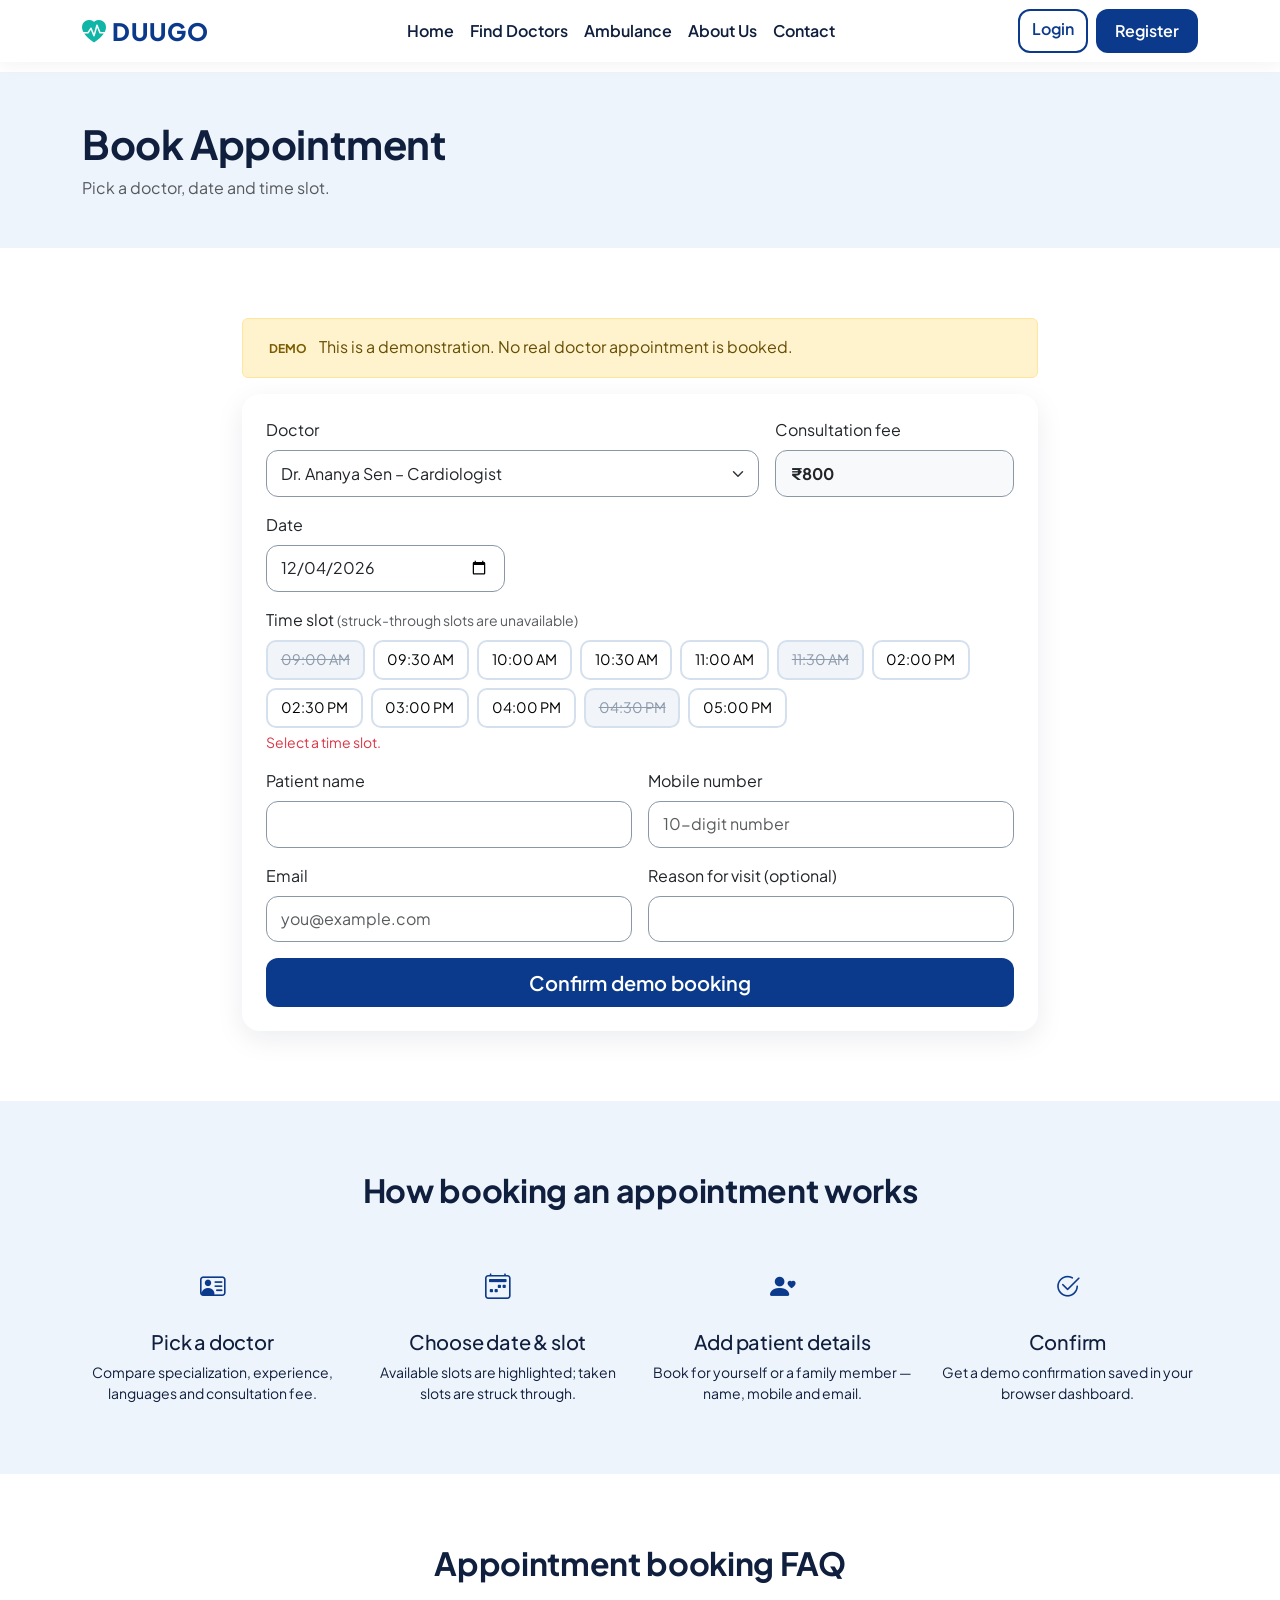
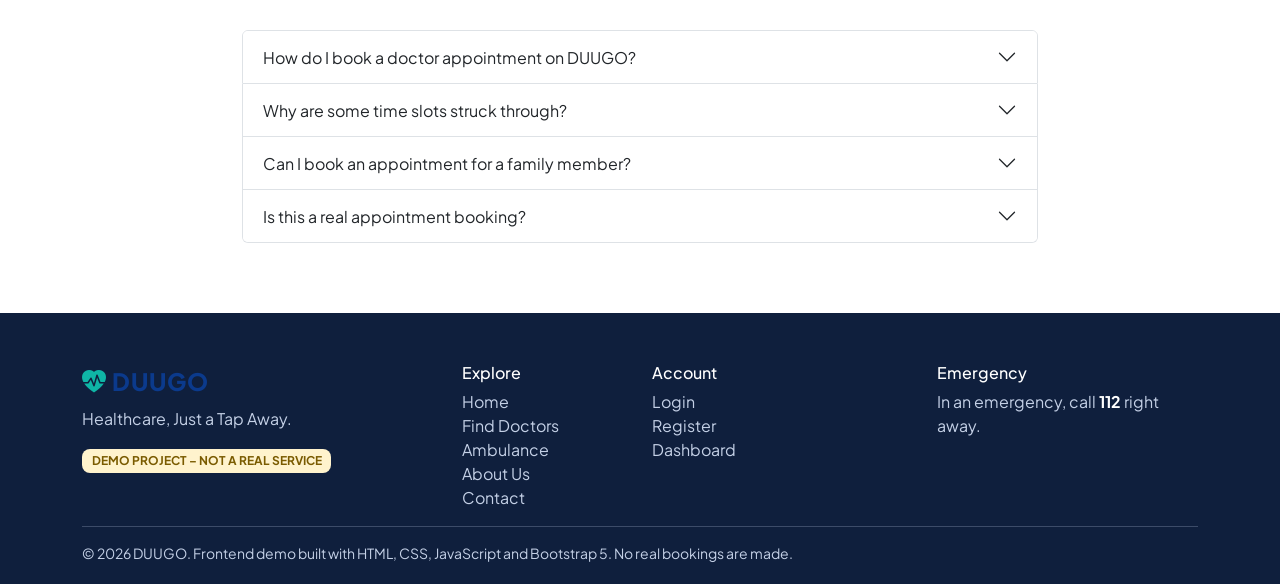
<file: appointment.html>
<!DOCTYPE html>
<html lang="en">
<head>
  <meta charset="utf-8">
  <meta name="viewport" content="width=device-width, initial-scale=1">
  <meta name="theme-color" content="#0ea5a5">

  <!-- Primary SEO -->
  <title>Book Doctor Appointment Online | DUUGO</title>
  <meta name="description" content="Book a doctor appointment online with DUUGO. Pick a doctor, choose a date and time slot, add patient details and confirm in under a minute. Demo booking UI for India.">
  <meta name="keywords" content="book doctor appointment, online doctor appointment, doctor appointment booking, book appointment online, consult doctor online, Kolkata doctors, DUUGO appointment">
  <meta name="author" content="Anal Pattanayak">
  <meta name="robots" content="index, follow, max-image-preview:large, max-snippet:-1, max-video-preview:-1">
  <meta name="googlebot" content="index, follow">
  <link rel="canonical" href="https://duugo.in/appointment.html">

  <!-- Language / Geo -->
  <meta http-equiv="content-language" content="en-IN">
  <meta name="geo.region" content="IN-WB">
  <meta name="geo.placename" content="Kolkata">

  <!-- Open Graph / Facebook -->
  <meta property="og:type" content="website">
  <meta property="og:site_name" content="DUUGO">
  <meta property="og:url" content="https://duugo.in/appointment.html">
  <meta property="og:title" content="Book Doctor Appointment Online | DUUGO">
  <meta property="og:description" content="Pick a doctor, choose a date and time slot, add patient details and confirm your appointment in under a minute.">
  <meta property="og:image" content="https://duugo.in/assets/img/duugo-og.jpg">
  <meta property="og:image:width" content="1200">
  <meta property="og:image:height" content="630">
  <meta property="og:image:alt" content="DUUGO – Book a doctor appointment">
  <meta property="og:locale" content="en_IN">

  <!-- Twitter Card -->
  <meta name="twitter:card" content="summary_large_image">
  <meta name="twitter:site" content="@duugo">
  <meta name="twitter:creator" content="@duugo">
  <meta name="twitter:url" content="https://duugo.in/appointment.html">
  <meta name="twitter:title" content="Book Doctor Appointment Online | DUUGO">
  <meta name="twitter:description" content="Pick a doctor, choose a date and time slot, add patient details and confirm your appointment in under a minute.">
  <meta name="twitter:image" content="https://duugo.in/assets/img/duugo-og.jpg">

  <!-- Performance hints -->
  <link rel="preconnect" href="https://fonts.googleapis.com">
  <link rel="preconnect" href="https://fonts.gstatic.com" crossorigin>
  <link rel="preconnect" href="https://cdn.jsdelivr.net" crossorigin>
  <link rel="dns-prefetch" href="https://cdn.jsdelivr.net">

  <!-- Favicons -->
  <link rel="icon" href="favicon.ico" sizes="any">
  <link rel="icon" type="image/svg+xml" href="assets/images/favicon.svg">
  <link rel="icon" type="image/png" sizes="32x32" href="assets/images/favicon-32x32.png">
  <link rel="icon" type="image/png" sizes="16x16" href="assets/images/favicon-16x16.png">
  <link rel="apple-touch-icon" sizes="180x180" href="assets/images/apple-touch-icon.png">
  <link rel="mask-icon" href="assets/images/safari-pinned-tab.svg" color="#0ea5a5">
  <link rel="manifest" href="assets/images/site.webmanifest">
  <!-- Fallback if the PNG set isn't generated yet -->
  <link rel="icon" type="image/png" href="assets/images/icon.png">

  <!-- Fonts & CSS -->
  <link href="https://fonts.googleapis.com/css2?family=Plus+Jakarta+Sans:wght@400;600;700;800&display=swap" rel="stylesheet">
  <link href="https://cdn.jsdelivr.net/npm/bootstrap@5.3.3/dist/css/bootstrap.min.css" rel="stylesheet">
  <link href="https://cdn.jsdelivr.net/npm/bootstrap-icons@1.11.3/font/bootstrap-icons.min.css" rel="stylesheet">
  <link href="assets/css/style.css" rel="stylesheet">

  <!-- Structured Data (JSON-LD) -->
  <script type="application/ld+json">
  {
    "@context": "https://schema.org",
    "@graph": [
      {
        "@type": "Organization",
        "@id": "https://duugo.in/#organization",
        "name": "DUUGO",
        "alternateName": "Duugo",
        "url": "https://duugo.in/",
        "logo": {
          "@type": "ImageObject",
          "url": "https://duugo.in/assets/img/duugo-logo.png",
          "width": 512,
          "height": 512
        },
        "image": "https://duugo.in/assets/img/duugo-og.jpg",
        "description": "DUUGO is an all-in-one medical services app for booking doctors, ambulances and nursing home beds.",
        "email": "analpattanayak@gmail.com",
        "telephone": "+91-7810904560",
        "address": {
          "@type": "PostalAddress",
          "addressLocality": "Kolkata",
          "addressRegion": "West Bengal",
          "addressCountry": "IN"
        },
        "contactPoint": [{
          "@type": "ContactPoint",
          "telephone": "+91-7810904560",
          "email": "analpattanayak@gmail.com",
          "contactType": "customer support",
          "areaServed": "IN",
          "availableLanguage": ["English", "Bengali", "Hindi"]
        }],
        "sameAs": [
          "https://twitter.com/duugo",
          "https://facebook.com/duugo",
          "https://linkedin.com/company/duugo",
          "https://instagram.com/duugo"
        ]
      },
      {
        "@type": "WebSite",
        "@id": "https://duugo.in/#website",
        "url": "https://duugo.in/",
        "name": "DUUGO",
        "publisher": { "@id": "https://duugo.in/#organization" },
        "inLanguage": "en-IN"
      },
      {
        "@type": "WebPage",
        "@id": "https://duugo.in/appointment.html#webpage",
        "url": "https://duugo.in/appointment.html",
        "name": "Book Doctor Appointment Online | DUUGO",
        "isPartOf": { "@id": "https://duugo.in/#website" },
        "about": { "@id": "https://duugo.in/#organization" },
        "description": "Book a doctor appointment online with DUUGO. Pick a doctor, choose a date and time slot and confirm in under a minute.",
        "primaryImageOfPage": "https://duugo.in/assets/img/duugo-og.jpg",
        "inLanguage": "en-IN",
        "breadcrumb": { "@id": "https://duugo.in/appointment.html#breadcrumb" },
        "mainEntity": { "@id": "https://duugo.in/appointment.html#service" }
      },
      {
        "@type": "BreadcrumbList",
        "@id": "https://duugo.in/appointment.html#breadcrumb",
        "itemListElement": [
          { "@type": "ListItem", "position": 1, "name": "Home", "item": "https://duugo.in/" },
          { "@type": "ListItem", "position": 2, "name": "Doctors", "item": "https://duugo.in/doctors.html" },
          { "@type": "ListItem", "position": 3, "name": "Book Appointment", "item": "https://duugo.in/appointment.html" }
        ]
      },
      {
        "@type": "Service",
        "@id": "https://duugo.in/appointment.html#service",
        "name": "Doctor Appointment Booking",
        "serviceType": "Online doctor appointment booking",
        "description": "Browse doctors by specialization and city, compare consultation fees, pick a date and available time slot, and confirm an appointment.",
        "provider": { "@id": "https://duugo.in/#organization" },
        "areaServed": { "@type": "Country", "name": "India" },
        "availableChannel": {
          "@type": "ServiceChannel",
          "serviceUrl": "https://duugo.in/appointment.html",
          "servicePhone": "+91-7810904560"
        },
        "offers": {
          "@type": "Offer",
          "availability": "https://schema.org/InStock",
          "priceCurrency": "INR"
        }
      },
      {
        "@type": "FAQPage",
        "@id": "https://duugo.in/appointment.html#faq",
        "mainEntity": [
          {
            "@type": "Question",
            "name": "How do I book a doctor appointment on DUUGO?",
            "acceptedAnswer": {
              "@type": "Answer",
              "text": "Select a doctor, pick a date, choose an available time slot, then enter the patient name, mobile number and email. Confirm the booking to save it in your browser dashboard."
            }
          },
          {
            "@type": "Question",
            "name": "Why are some time slots struck through?",
            "acceptedAnswer": {
              "@type": "Answer",
              "text": "Struck-through slots are already unavailable for that doctor and date. Pick any highlighted slot to continue."
            }
          },
          {
            "@type": "Question",
            "name": "Can I book an appointment for a family member?",
            "acceptedAnswer": {
              "@type": "Answer",
              "text": "Yes. The patient name field is separate from the person booking, so you can book on behalf of a parent, child or another family member."
            }
          },
          {
            "@type": "Question",
            "name": "Is this a real appointment booking?",
            "acceptedAnswer": {
              "@type": "Answer",
              "text": "No. DUUGO's appointment page is a frontend demonstration. The booking is saved only in your browser and is never sent to a clinic."
            }
          }
        ]
      }
    ]
  }
  </script>
</head>
<body data-page="appointment">

  <div id="site-nav"></div>

  <main>

    <!-- Page header -->
    <header class="page-head">
      <div class="container">
        <h1>Book Appointment</h1>
        <p class="mb-0 text-muted">Pick a doctor, date and time slot.</p>
      </div>
    </header>

    <section class="section" aria-labelledby="booking-heading">
      <div class="container" style="max-width:820px">

        <h2 id="booking-heading" class="visually-hidden">Appointment booking form</h2>

        <div class="alert alert-warning" role="note">
          <span class="demo-badge">DEMO</span>
          This is a demonstration. No real doctor appointment is booked.
        </div>

        <form id="apptForm" class="card p-4" novalidate aria-label="Appointment booking form">
          <div class="row g-3">

            <div class="col-md-8">
              <label class="form-label" for="doctor">Doctor</label>
              <select id="doctor" name="doctor" class="form-select"></select>
            </div>

            <div class="col-md-4">
              <label class="form-label" for="feeShow">Consultation fee</label>
              <output id="feeShow" class="form-control bg-light fw-bold" aria-live="polite"></output>
            </div>

            <div class="col-md-4">
              <label class="form-label" for="date">Date</label>
              <input type="date" id="date" name="date" class="form-control" data-rule="required">
              <div class="invalid-feedback">Choose a date.</div>
            </div>

            <div class="col-12">
              <span class="form-label d-block" id="slots-label">
                Time slot <small class="text-muted">(struck-through slots are unavailable)</small>
              </span>
              <div id="slots" class="d-flex flex-wrap gap-2" role="group" aria-labelledby="slots-label"></div>

              <!-- Hidden field keeps the selected slot value; JS writes here -->
              <input type="text" id="slot" name="slot" class="form-control d-none" data-rule="required"
                     aria-hidden="true" tabindex="-1">
              <div class="invalid-feedback d-block" id="slotError" hidden>Select a time slot.</div>
            </div>

            <div class="col-md-6">
              <label class="form-label" for="pname">Patient name</label>
              <input id="pname" name="patient_name" class="form-control" data-rule="required" autocomplete="name">
              <div class="invalid-feedback">Enter patient name.</div>
            </div>

            <div class="col-md-6">
              <label class="form-label" for="pmobile">Mobile number</label>
              <input id="pmobile" name="mobile" type="tel" inputmode="numeric" maxlength="10"
                     class="form-control" data-rule="mobile" autocomplete="tel" placeholder="10-digit number">
              <div class="invalid-feedback">Enter a valid 10-digit mobile number.</div>
            </div>

            <div class="col-md-6">
              <label class="form-label" for="pemail">Email</label>
              <input id="pemail" name="email" type="email" class="form-control" data-rule="email"
                     autocomplete="email" placeholder="you@example.com">
              <div class="invalid-feedback">Enter a valid email.</div>
            </div>

            <div class="col-md-6">
              <label class="form-label" for="reason">Reason for visit (optional)</label>
              <input id="reason" name="reason" class="form-control">
            </div>

            <div class="col-12 d-grid">
              <button type="submit" class="btn btn-duugo btn-lg">Confirm demo booking</button>
            </div>

          </div>
        </form>

        <!-- Confirmation card -->
        <div id="confirm" class="card p-4 text-center d-none" role="status" aria-live="polite">
          <i class="bi bi-check-circle-fill text-teal" style="font-size:4rem" aria-hidden="true"></i>
          <h2 class="h3">Demo booking saved</h2>
          <span class="demo-badge mx-auto mb-3">DEMO – NOT A REAL APPOINTMENT</span>
          <div id="confirmBody" class="text-start mx-auto"></div>
          <div class="d-flex gap-2 justify-content-center mt-3 flex-wrap">
            <a href="dashboard.html" class="btn btn-duugo">View in dashboard</a>
            <a href="doctors.html" class="btn btn-outline-duugo">Find more doctors</a>
          </div>
        </div>

      </div>
    </section>

    <!-- How booking works -->
    <section class="section section-alt" aria-labelledby="how-heading">
      <div class="container">
        <h2 id="how-heading" class="text-center mb-5">How booking an appointment works</h2>
        <div class="row g-4 text-center">
          <div class="col-md-3">
            <div class="icon-box mx-auto"><i class="bi bi-person-vcard" aria-hidden="true"></i></div>
            <h3 class="h5">Pick a doctor</h3>
            <p class="small mb-0">Compare specialization, experience, languages and consultation fee.</p>
          </div>
          <div class="col-md-3">
            <div class="icon-box mx-auto"><i class="bi bi-calendar2-week" aria-hidden="true"></i></div>
            <h3 class="h5">Choose date &amp; slot</h3>
            <p class="small mb-0">Available slots are highlighted; taken slots are struck through.</p>
          </div>
          <div class="col-md-3">
            <div class="icon-box mx-auto"><i class="bi bi-person-heart" aria-hidden="true"></i></div>
            <h3 class="h5">Add patient details</h3>
            <p class="small mb-0">Book for yourself or a family member — name, mobile and email.</p>
          </div>
          <div class="col-md-3">
            <div class="icon-box mx-auto"><i class="bi bi-check2-circle" aria-hidden="true"></i></div>
            <h3 class="h5">Confirm</h3>
            <p class="small mb-0">Get a demo confirmation saved in your browser dashboard.</p>
          </div>
        </div>
      </div>
    </section>

    <!-- FAQ (matches FAQPage JSON-LD) -->
    <section class="section" aria-labelledby="faq-heading">
      <div class="container" style="max-width:820px">
        <h2 id="faq-heading" class="text-center mb-5">Appointment booking FAQ</h2>
        <div class="accordion" id="apptFaq">

          <div class="accordion-item">
            <h3 class="accordion-header" id="afaq1-head">
              <button class="accordion-button collapsed" type="button" data-bs-toggle="collapse"
                      data-bs-target="#afaq1" aria-expanded="false" aria-controls="afaq1">
                How do I book a doctor appointment on DUUGO?
              </button>
            </h3>
            <div id="afaq1" class="accordion-collapse collapse" aria-labelledby="afaq1-head" data-bs-parent="#apptFaq">
              <div class="accordion-body">
                Select a doctor, pick a date, choose an available time slot, then enter the patient name,
                mobile number and email. Confirm the booking to save it in your browser dashboard.
              </div>
            </div>
          </div>

          <div class="accordion-item">
            <h3 class="accordion-header" id="afaq2-head">
              <button class="accordion-button collapsed" type="button" data-bs-toggle="collapse"
                      data-bs-target="#afaq2" aria-expanded="false" aria-controls="afaq2">
                Why are some time slots struck through?
              </button>
            </h3>
            <div id="afaq2" class="accordion-collapse collapse" aria-labelledby="afaq2-head" data-bs-parent="#apptFaq">
              <div class="accordion-body">
                Struck-through slots are already unavailable for that doctor and date.
                Pick any highlighted slot to continue.
              </div>
            </div>
          </div>

          <div class="accordion-item">
            <h3 class="accordion-header" id="afaq3-head">
              <button class="accordion-button collapsed" type="button" data-bs-toggle="collapse"
                      data-bs-target="#afaq3" aria-expanded="false" aria-controls="afaq3">
                Can I book an appointment for a family member?
              </button>
            </h3>
            <div id="afaq3" class="accordion-collapse collapse" aria-labelledby="afaq3-head" data-bs-parent="#apptFaq">
              <div class="accordion-body">
                Yes. The patient name field is separate from the person booking, so you can book on behalf of
                a parent, child or another family member.
              </div>
            </div>
          </div>

          <div class="accordion-item">
            <h3 class="accordion-header" id="afaq4-head">
              <button class="accordion-button collapsed" type="button" data-bs-toggle="collapse"
                      data-bs-target="#afaq4" aria-expanded="false" aria-controls="afaq4">
                Is this a real appointment booking?
              </button>
            </h3>
            <div id="afaq4" class="accordion-collapse collapse" aria-labelledby="afaq4-head" data-bs-parent="#apptFaq">
              <div class="accordion-body">
                No. DUUGO's appointment page is a frontend demonstration. The booking is saved only in your
                browser and is never sent to a clinic.
              </div>
            </div>
          </div>

        </div>
      </div>
    </section>

  </main>

  <div id="site-footer"></div>

  <script src="https://cdn.jsdelivr.net/npm/bootstrap@5.3.3/dist/js/bootstrap.bundle.min.js"></script>
  <script src="assets/js/script.js"></script>
</body>
</html>
</file>
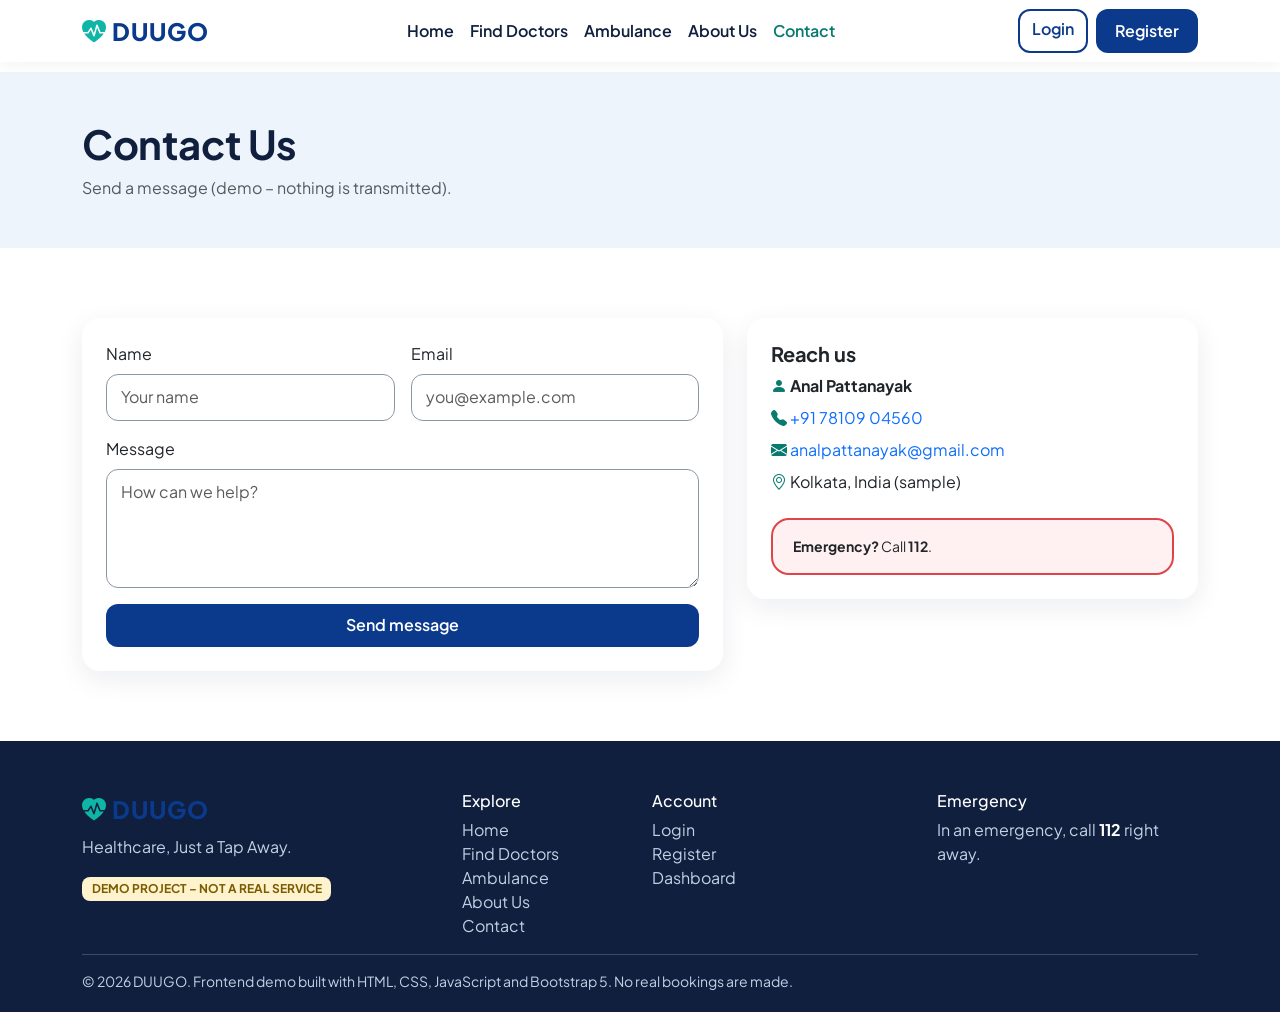
<file: contact.html>
<!DOCTYPE html>
<html lang="en">
<head>
  <meta charset="utf-8">
  <meta name="viewport" content="width=device-width, initial-scale=1">

  <!-- Primary SEO -->
  <title>Contact Us | DUUGO – Healthcare, Just a Tap Away</title>
  <meta name="description" content="Contact DUUGO for doctor appointments and ambulance booking. Reach Anal Pattanayak at +91 7810904560 or analpattanayak@gmail.com. Demo healthcare UI.">
  <meta name="keywords" content="DUUGO contact, doctor appointment, ambulance booking, healthcare, Kolkata, Anal Pattanayak, 7810904560, analpattanayak@gmail.com">
  <meta name="author" content="Anal Pattanayak">
  <meta name="robots" content="index, follow">
  <link rel="canonical" href="https://duugo.in/contact.html">
  <link rel="icon" type="image/png" href="assets/images/icon.png">

  <!-- Open Graph / Facebook -->
  <meta property="og:type" content="website">
  <meta property="og:url" content="https://duugo.in/contact.html">
  <meta property="og:title" content="Contact Us | DUUGO">
  <meta property="og:description" content="Send a message to DUUGO. Contact Anal Pattanayak at +91 7810904560 or analpattanayak@gmail.com.">
  <meta property="og:image" content="https://duugo.in/assets/img/duugo-og.jpg">
  <meta property="og:site_name" content="DUUGO">

  <!-- Twitter Card -->
  <meta name="twitter:card" content="summary_large_image">
  <meta name="twitter:url" content="https://duugo.in/contact.html">
  <meta name="twitter:title" content="Contact Us | DUUGO">
  <meta name="twitter:description" content="Send a message to DUUGO. Contact Anal Pattanayak at +91 7810904560 or analpattanayak@gmail.com.">
  <meta name="twitter:image" content="https://duugo.in/assets/img/duugo-og.jpg">

  <!-- Fonts & CSS -->
  <link href="https://fonts.googleapis.com/css2?family=Plus+Jakarta+Sans:wght@400;600;700;800&display=swap" rel="stylesheet">
  <link href="https://cdn.jsdelivr.net/npm/bootstrap@5.3.3/dist/css/bootstrap.min.css" rel="stylesheet">
  <link href="https://cdn.jsdelivr.net/npm/bootstrap-icons@1.11.3/font/bootstrap-icons.min.css" rel="stylesheet">
  <link href="assets/css/style.css" rel="stylesheet">

  <!-- Structured Data (JSON-LD) -->
  <script type="application/ld+json">
  {
    "@context": "https://schema.org",
    "@graph": [
      {
        "@type": "Organization",
        "@id": "https://duugo.in/#organization",
        "name": "DUUGO",
        "url": "https://duugo.in",
        "logo": "https://duugo.in/assets/img/duugo-logo.png",
        "contactPoint": [
          {
            "@type": "ContactPoint",
            "telephone": "+91-7810904560",
            "contactType": "customer service",
            "email": "analpattanayak@gmail.com",
            "contactOption": "TollFree",
            "areaServed": "IN",
            "availableLanguage": ["English", "Bengali", "Hindi"]
          }
        ],
        "sameAs": [
          "https://twitter.com/duugo",
          "https://facebook.com/duugo",
          "https://linkedin.com/company/duugo"
        ]
      },
      {
        "@type": "ContactPage",
        "@id": "https://duugo.in/contact.html#contactpage",
        "url": "https://duugo.in/contact.html",
        "name": "Contact Us | DUUGO",
        "description": "Contact DUUGO for doctor appointments and ambulance booking.",
        "mainEntity": {
          "@id": "https://duugo.in/#organization"
        },
        "about": {
          "@id": "https://duugo.in/#organization"
        }
      },
      {
        "@type": "Person",
        "@id": "https://duugo.in/#analpattanayak",
        "name": "Anal Pattanayak",
        "email": "analpattanayak@gmail.com",
        "telephone": "+91-7810904560",
        "worksFor": {
          "@id": "https://duugo.in/#organization"
        }
      }
    ]
  }
  </script>
</head>
<body data-page="contact">

  <div id="site-nav"></div>

  <header class="page-head">
    <div class="container">
      <h1>Contact Us</h1>
      <p class="mb-0 text-muted">Send a message (demo – nothing is transmitted).</p>
    </div>
  </header>

  <section class="section">
    <div class="container">
      <div class="row g-4">

        <!-- Contact Form (demo) -->
        <div class="col-lg-7">
          <form id="contactForm" class="card p-4" novalidate>
            <div class="row g-3">
              <div class="col-md-6">
                <label class="form-label" for="name">Name</label>
                <input id="name" class="form-control" data-rule="required" placeholder="Your name" aria-label="Your name">
                <div class="invalid-feedback">Enter your name.</div>
              </div>
              <div class="col-md-6">
                <label class="form-label" for="email">Email</label>
                <input id="email" type="email" class="form-control" data-rule="email" placeholder="you@example.com" aria-label="Your email">
                <div class="invalid-feedback">Enter a valid email.</div>
              </div>
              <div class="col-12">
                <label class="form-label" for="message">Message</label>
                <textarea id="message" rows="4" class="form-control" data-rule="required" placeholder="How can we help?" aria-label="Your message"></textarea>
                <div class="invalid-feedback">Write a message.</div>
              </div>
              <div class="col-12 d-grid">
                <button type="submit" class="btn btn-duugo">Send message</button>
              </div>
            </div>
          </form>
        </div>

        <!-- Contact details -->
        <div class="col-lg-5">
          <div class="card p-4">
            <h5>Reach us</h5>

            <p class="mb-2">
              <i class="bi bi-person-fill text-teal"></i>
              <strong>Anal Pattanayak</strong>
            </p>

            <p class="mb-2">
              <i class="bi bi-telephone-fill text-teal"></i>
              <a href="tel:+917810904560" class="text-decoration-none">+91 78109 04560</a>
            </p>

            <p class="mb-2">
              <i class="bi bi-envelope-fill text-teal"></i>
              <a href="mailto:analpattanayak@gmail.com" class="text-decoration-none">analpattanayak@gmail.com</a>
            </p>

            <p class="mb-2">
              <i class="bi bi-geo-alt text-teal"></i>
              Kolkata, India (sample)
            </p>

            <div class="emergency small mt-3">
              <strong>Emergency?</strong> Call <strong>112</strong>.
            </div>
          </div>
        </div>

      </div>
    </div>
  </section>

  <div id="site-footer"></div>

  <script src="https://cdn.jsdelivr.net/npm/bootstrap@5.3.3/dist/js/bootstrap.bundle.min.js"></script>
  <script src="assets/js/script.js"></script>
</body>
</html>
</file>
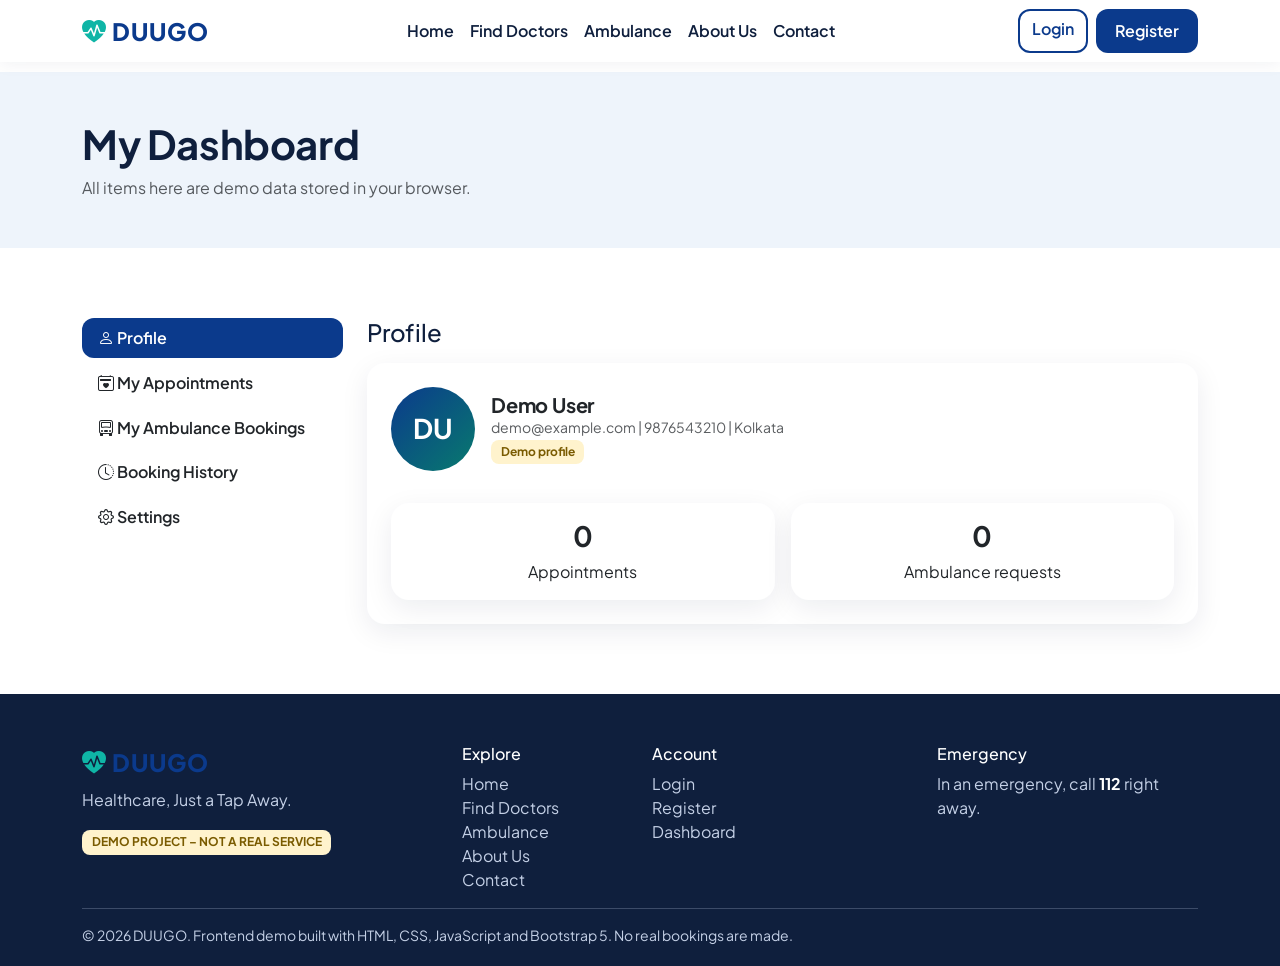
<file: dashboard.html>
<!DOCTYPE html>
<html lang="en">
<head>
  <meta charset="utf-8">
  <meta name="viewport" content="width=device-width, initial-scale=1">
  <meta name="theme-color" content="#0ea5a5">

  <!-- Primary SEO — private page, deliberately noindex -->
  <title>My Dashboard | DUUGO</title>
  <meta name="description" content="Your DUUGO dashboard: view profile, appointments, ambulance bookings and booking history. Demo data stored only in your browser.">
  <meta name="author" content="Anal Pattanayak">
  <meta name="robots" content="noindex, nofollow, noarchive, nosnippet">
  <meta name="googlebot" content="noindex, nofollow">
  <link rel="canonical" href="https://duugo.in/dashboard.html">

  <!-- Language -->
  <meta http-equiv="content-language" content="en-IN">

  <!-- Open Graph / Facebook -->
  <meta property="og:type" content="website">
  <meta property="og:site_name" content="DUUGO">
  <meta property="og:url" content="https://duugo.in/dashboard.html">
  <meta property="og:title" content="My Dashboard | DUUGO">
  <meta property="og:description" content="View your profile, appointments, ambulance bookings and booking history on DUUGO.">
  <meta property="og:image" content="https://duugo.in/assets/img/duugo-og.jpg">
  <meta property="og:image:width" content="1200">
  <meta property="og:image:height" content="630">
  <meta property="og:image:alt" content="DUUGO Dashboard">
  <meta property="og:locale" content="en_IN">

  <!-- Twitter Card -->
  <meta name="twitter:card" content="summary_large_image">
  <meta name="twitter:site" content="@duugo">
  <meta name="twitter:url" content="https://duugo.in/dashboard.html">
  <meta name="twitter:title" content="My Dashboard | DUUGO">
  <meta name="twitter:description" content="View your profile, appointments, ambulance bookings and booking history on DUUGO.">
  <meta name="twitter:image" content="https://duugo.in/assets/img/duugo-og.jpg">

  <!-- Performance hints -->
  <link rel="preconnect" href="https://fonts.googleapis.com">
  <link rel="preconnect" href="https://fonts.gstatic.com" crossorigin>
  <link rel="preconnect" href="https://cdn.jsdelivr.net" crossorigin>
  <link rel="dns-prefetch" href="https://cdn.jsdelivr.net">

  <!-- Favicons -->
  <link rel="icon" href="favicon.ico" sizes="any">
  <link rel="icon" type="image/svg+xml" href="assets/images/favicon.svg">
  <link rel="icon" type="image/png" sizes="32x32" href="assets/images/favicon-32x32.png">
  <link rel="icon" type="image/png" sizes="16x16" href="assets/images/favicon-16x16.png">
  <link rel="apple-touch-icon" sizes="180x180" href="assets/images/apple-touch-icon.png">
  <link rel="mask-icon" href="assets/images/safari-pinned-tab.svg" color="#0ea5a5">
  <link rel="manifest" href="assets/images/site.webmanifest">
  <!-- Fallback while the PNG set isn't generated yet -->
  <link rel="icon" type="image/png" href="assets/images/icon.png">

  <!-- Fonts & CSS -->
  <link href="https://fonts.googleapis.com/css2?family=Plus+Jakarta+Sans:wght@400;600;700;800&display=swap" rel="stylesheet">
  <link href="https://cdn.jsdelivr.net/npm/bootstrap@5.3.3/dist/css/bootstrap.min.css" rel="stylesheet">
  <link href="https://cdn.jsdelivr.net/npm/bootstrap-icons@1.11.3/font/bootstrap-icons.min.css" rel="stylesheet">
  <link href="assets/css/style.css" rel="stylesheet">

  <!-- Structured Data (JSON-LD) -->
  <script type="application/ld+json">
  {
    "@context": "https://schema.org",
    "@graph": [
      {
        "@type": "Organization",
        "@id": "https://duugo.in/#organization",
        "name": "DUUGO",
        "alternateName": "Duugo",
        "url": "https://duugo.in/",
        "logo": {
          "@type": "ImageObject",
          "url": "https://duugo.in/assets/img/duugo-logo.png",
          "width": 512,
          "height": 512
        },
        "image": "https://duugo.in/assets/img/duugo-og.jpg",
        "description": "DUUGO is an all-in-one medical services app for booking doctors, ambulances and nursing home beds.",
        "email": "analpattanayak@gmail.com",
        "telephone": "+91-7810904560",
        "address": {
          "@type": "PostalAddress",
          "addressLocality": "Kolkata",
          "addressRegion": "West Bengal",
          "addressCountry": "IN"
        },
        "contactPoint": [{
          "@type": "ContactPoint",
          "telephone": "+91-7810904560",
          "email": "analpattanayak@gmail.com",
          "contactType": "customer support",
          "areaServed": "IN",
          "availableLanguage": ["English", "Bengali", "Hindi"]
        }],
        "sameAs": [
          "https://twitter.com/duugo",
          "https://facebook.com/duugo",
          "https://linkedin.com/company/duugo",
          "https://instagram.com/duugo"
        ]
      },
      {
        "@type": "WebSite",
        "@id": "https://duugo.in/#website",
        "url": "https://duugo.in/",
        "name": "DUUGO",
        "publisher": { "@id": "https://duugo.in/#organization" },
        "inLanguage": "en-IN"
      },
      {
        "@type": "WebPage",
        "@id": "https://duugo.in/dashboard.html#webpage",
        "url": "https://duugo.in/dashboard.html",
        "name": "My Dashboard | DUUGO",
        "isPartOf": { "@id": "https://duugo.in/#website" },
        "about": { "@id": "https://duugo.in/#organization" },
        "description": "Your DUUGO dashboard: profile, appointments, ambulance bookings and booking history.",
        "inLanguage": "en-IN",
        "isAccessibleForFree": true,
        "breadcrumb": { "@id": "https://duugo.in/dashboard.html#breadcrumb" }
      },
      {
        "@type": "BreadcrumbList",
        "@id": "https://duugo.in/dashboard.html#breadcrumb",
        "itemListElement": [
          { "@type": "ListItem", "position": 1, "name": "Home", "item": "https://duugo.in/" },
          { "@type": "ListItem", "position": 2, "name": "Dashboard", "item": "https://duugo.in/dashboard.html" }
        ]
      }
    ]
  }
  </script>
</head>
<body data-page="dashboard">

  <div id="site-nav"></div>

  <main>

    <!-- Page header -->
    <header class="page-head">
      <div class="container">
        <h1>My Dashboard</h1>
        <p class="mb-0 text-muted">All items here are demo data stored in your browser.</p>
      </div>
    </header>

    <section class="section" aria-label="Dashboard">
      <div class="container">
        <div class="row g-4">

          <!-- Sidebar navigation -->
          <div class="col-lg-3">
            <nav class="list-group dash-nav" aria-label="Dashboard sections">
              <a class="list-group-item active" data-go="d-profile" href="#d-profile" aria-current="page">
                <i class="bi bi-person" aria-hidden="true"></i> Profile
              </a>
              <a class="list-group-item" data-go="d-appt" href="#d-appt">
                <i class="bi bi-calendar2-heart" aria-hidden="true"></i> My Appointments
              </a>
              <a class="list-group-item" data-go="d-amb" href="#d-amb">
                <i class="bi bi-truck-front" aria-hidden="true"></i> My Ambulance Bookings
              </a>
              <a class="list-group-item" data-go="d-hist" href="#d-hist">
                <i class="bi bi-clock-history" aria-hidden="true"></i> Booking History
              </a>
              <a class="list-group-item" data-go="d-set" href="#d-set">
                <i class="bi bi-gear" aria-hidden="true"></i> Settings
              </a>
            </nav>
          </div>

          <!-- Panels -->
          <div class="col-lg-9">

            <section id="d-profile" class="dash-sec show" aria-labelledby="d-profile-h">
              <h2 id="d-profile-h" class="h4 mb-3">Profile</h2>
              <div class="card p-4" id="profileBox"></div>
            </section>

            <section id="d-appt" class="dash-sec" aria-labelledby="d-appt-h">
              <h2 id="d-appt-h" class="h4 mb-3">My Appointments</h2>
              <div id="apptList" aria-live="polite"></div>
              <a href="doctors.html" class="btn btn-duugo">Book a new appointment</a>
            </section>

            <section id="d-amb" class="dash-sec" aria-labelledby="d-amb-h">
              <h2 id="d-amb-h" class="h4 mb-3">My Ambulance Bookings</h2>
              <div id="ambList" aria-live="polite"></div>
              <a href="ambulance.html" class="btn btn-duugo">New ambulance request</a>
            </section>

            <section id="d-hist" class="dash-sec" aria-labelledby="d-hist-h">
              <h2 id="d-hist-h" class="h4 mb-3">Booking History</h2>
              <div id="histList" aria-live="polite"></div>
            </section>

            <section id="d-set" class="dash-sec" aria-labelledby="d-set-h">
              <h2 id="d-set-h" class="h4 mb-3">Settings</h2>

              <form id="setForm" class="card p-4" novalidate aria-label="Profile settings">
                <div class="row g-3">

                  <div class="col-md-6">
                    <label class="form-label" for="s_name">Name</label>
                    <input id="s_name" name="name" class="form-control" data-rule="required" autocomplete="name">
                    <div class="invalid-feedback">Required.</div>
                  </div>

                  <div class="col-md-6">
                    <label class="form-label" for="s_email">Email</label>
                    <input id="s_email" name="email" type="email" class="form-control" data-rule="email"
                           autocomplete="email" placeholder="you@example.com">
                    <div class="invalid-feedback">Invalid email.</div>
                  </div>

                  <div class="col-md-6">
                    <label class="form-label" for="s_mobile">Mobile</label>
                    <input id="s_mobile" name="mobile" type="tel" inputmode="numeric" maxlength="10"
                           class="form-control" data-rule="mobile" autocomplete="tel" placeholder="10-digit number">
                    <div class="invalid-feedback">Invalid mobile.</div>
                  </div>

                  <div class="col-md-6">
                    <label class="form-label" for="s_city">City</label>
                    <input id="s_city" name="city" class="form-control" data-rule="required"
                           autocomplete="address-level2">
                    <div class="invalid-feedback">Required.</div>
                  </div>

                  <div class="col-12">
                    <div class="form-check form-switch">
                      <input class="form-check-input" type="checkbox" role="switch" id="s_dark" name="dark_mode">
                      <label class="form-check-label" for="s_dark">Dark mode</label>
                    </div>
                    <div class="form-check form-switch">
                      <input class="form-check-input" type="checkbox" role="switch" id="s_notify" name="notifications">
                      <label class="form-check-label" for="s_notify">Reminder notifications (UI preference only)</label>
                    </div>
                  </div>

                  <div class="col-12 d-flex gap-2 flex-wrap">
                    <button type="submit" class="btn btn-duugo">Save changes</button>
                    <button type="button" id="clearData" class="btn btn-outline-danger">Clear demo data</button>
                  </div>

                </div>
              </form>
            </section>

          </div>
        </div>
      </div>
    </section>

  </main>

  <div id="site-footer"></div>

  <script src="https://cdn.jsdelivr.net/npm/bootstrap@5.3.3/dist/js/bootstrap.bundle.min.js"></script>
  <script src="assets/js/script.js"></script>
</body>
</html>
</file>
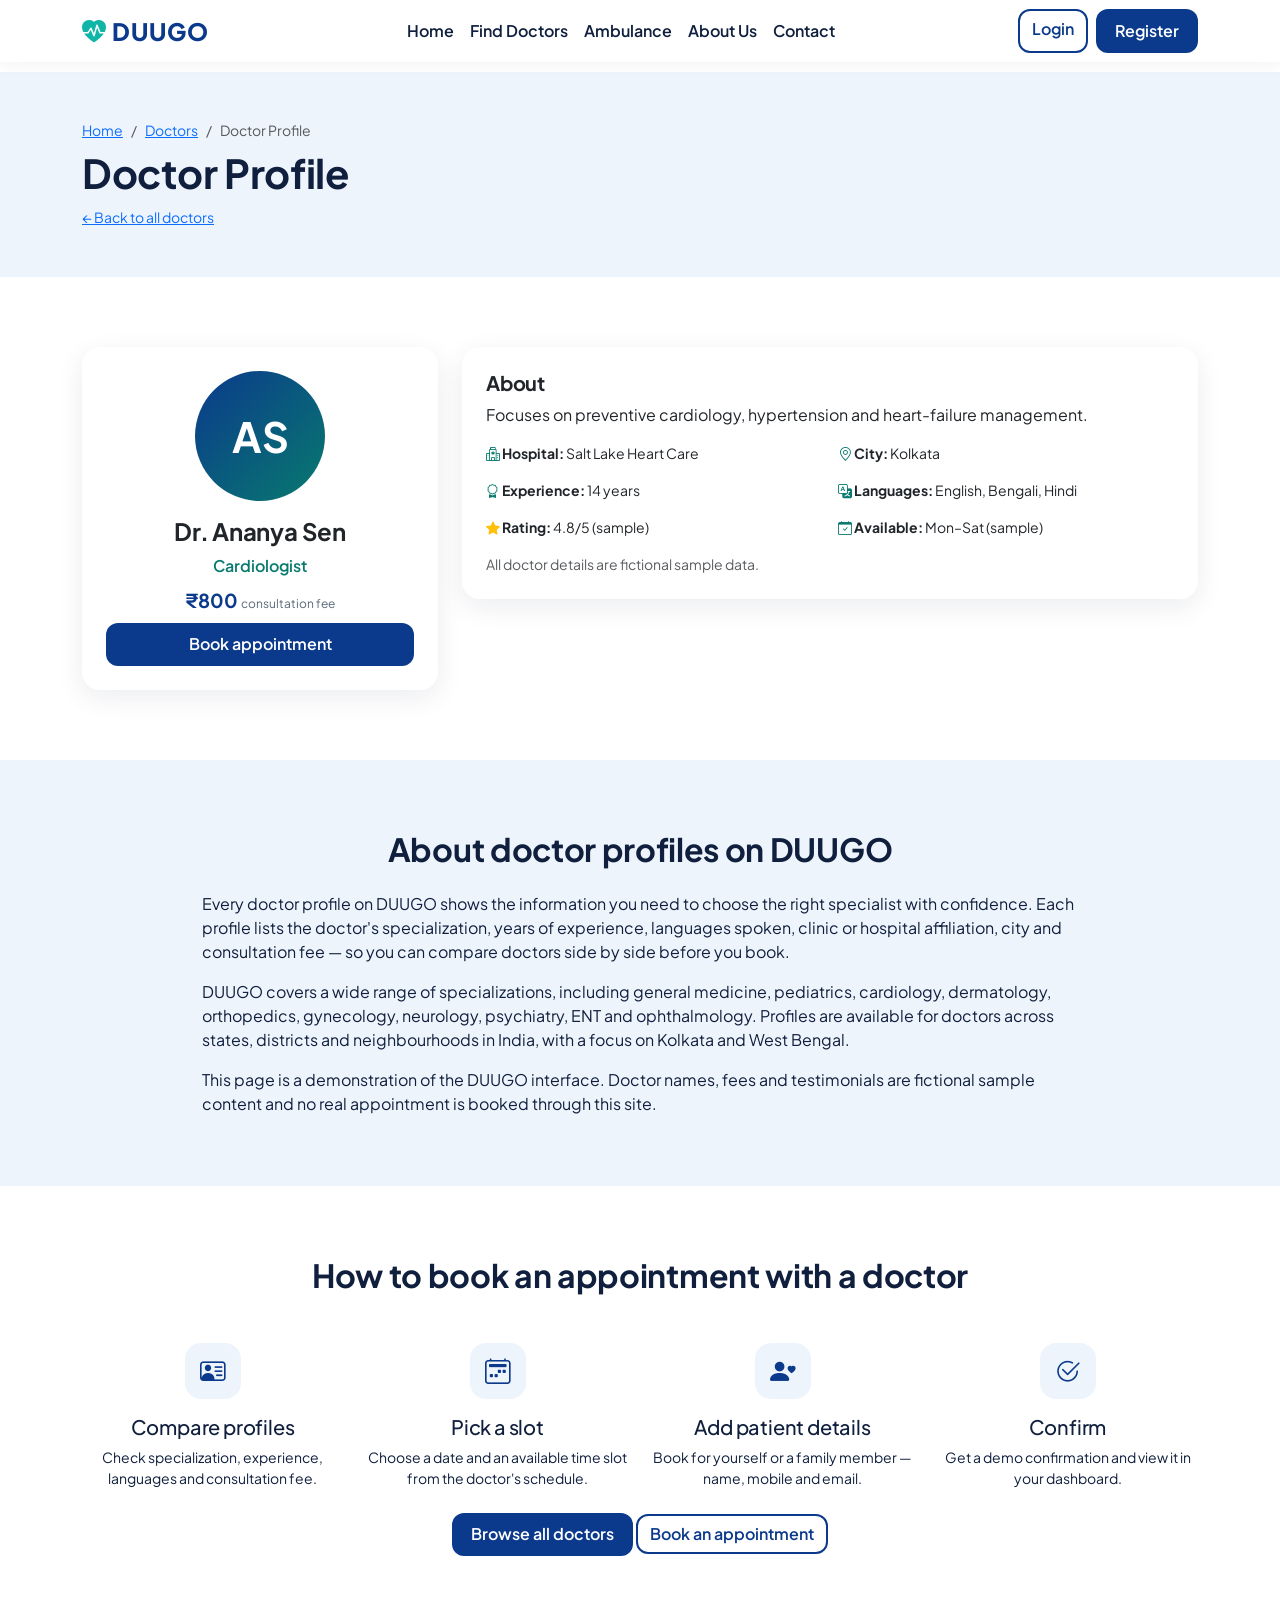
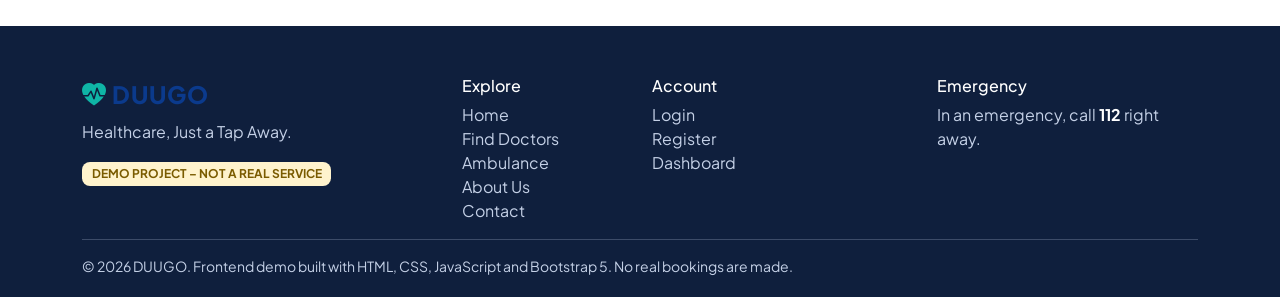
<file: doctor-details.html>
<!DOCTYPE html>
<html lang="en">
<head>
  <meta charset="utf-8">
  <meta name="viewport" content="width=device-width, initial-scale=1">
  <meta name="theme-color" content="#0ea5a5">

  <!-- Primary SEO — title, description, canonical are overridden per doctor by the inline script at the bottom -->
  <title>Doctor Profile | DUUGO</title>
  <meta name="description" content="View a doctor's profile on DUUGO — specialization, experience, languages, consultation fee and available appointment slots. Book online in under a minute.">
  <meta name="keywords" content="doctor profile, find a doctor, book doctor appointment, doctor specialization, consultation fee, Kolkata doctors, DUUGO doctors">
  <meta name="author" content="Anal Pattanayak">
  <meta name="robots" content="index, follow, max-image-preview:large, max-snippet:-1, max-video-preview:-1">
  <meta name="googlebot" content="index, follow">
  <link rel="canonical" href="https://duugo.in/doctor.html">

  <!-- Language / Geo -->
  <meta http-equiv="content-language" content="en-IN">
  <meta name="geo.region" content="IN-WB">
  <meta name="geo.placename" content="Kolkata">

  <!-- Open Graph / Facebook -->
  <meta property="og:type" content="profile">
  <meta property="og:site_name" content="DUUGO">
  <meta property="og:url" content="https://duugo.in/doctor.html">
  <meta property="og:title" content="Doctor Profile | DUUGO">
  <meta property="og:description" content="View a doctor's profile on DUUGO — specialization, experience, languages, fee and available slots.">
  <meta property="og:image" content="https://duugo.in/assets/img/duugo-og.jpg">
  <meta property="og:image:width" content="1200">
  <meta property="og:image:height" content="630">
  <meta property="og:image:alt" content="DUUGO Doctor Profile">
  <meta property="og:locale" content="en_IN">

  <!-- Twitter Card -->
  <meta name="twitter:card" content="summary_large_image">
  <meta name="twitter:site" content="@duugo">
  <meta name="twitter:creator" content="@duugo">
  <meta name="twitter:url" content="https://duugo.in/doctor.html">
  <meta name="twitter:title" content="Doctor Profile | DUUGO">
  <meta name="twitter:description" content="View a doctor's profile on DUUGO — specialization, experience, languages, fee and available slots.">
  <meta name="twitter:image" content="https://duugo.in/assets/img/duugo-og.jpg">

  <!-- Performance hints -->
  <link rel="preconnect" href="https://fonts.googleapis.com">
  <link rel="preconnect" href="https://fonts.gstatic.com" crossorigin>
  <link rel="preconnect" href="https://cdn.jsdelivr.net" crossorigin>
  <link rel="dns-prefetch" href="https://cdn.jsdelivr.net">

  <!-- Favicons -->
  <link rel="icon" href="favicon.ico" sizes="any">
  <link rel="icon" type="image/svg+xml" href="assets/images/favicon.svg">
  <link rel="icon" type="image/png" sizes="32x32" href="assets/images/favicon-32x32.png">
  <link rel="icon" type="image/png" sizes="16x16" href="assets/images/favicon-16x16.png">
  <link rel="apple-touch-icon" sizes="180x180" href="assets/images/apple-touch-icon.png">
  <link rel="mask-icon" href="assets/images/safari-pinned-tab.svg" color="#0ea5a5">
  <link rel="manifest" href="assets/images/site.webmanifest">
  <!-- Fallback while the PNG set isn't generated yet -->
  <link rel="icon" type="image/png" href="assets/images/icon.png">

  <!-- Fonts & CSS -->
  <link href="https://fonts.googleapis.com/css2?family=Plus+Jakarta+Sans:wght@400;600;700;800&display=swap" rel="stylesheet">
  <link href="https://cdn.jsdelivr.net/npm/bootstrap@5.3.3/dist/css/bootstrap.min.css" rel="stylesheet">
  <link href="https://cdn.jsdelivr.net/npm/bootstrap-icons@1.11.3/font/bootstrap-icons.min.css" rel="stylesheet">
  <link href="assets/css/style.css" rel="stylesheet">

  <!-- Structured Data (JSON-LD) — base graph, + per-doctor Physician injected by script.js -->
  <script type="application/ld+json">
  {
    "@context": "https://schema.org",
    "@graph": [
      {
        "@type": "Organization",
        "@id": "https://duugo.in/#organization",
        "name": "DUUGO",
        "alternateName": "Duugo",
        "url": "https://duugo.in/",
        "logo": {
          "@type": "ImageObject",
          "url": "https://duugo.in/assets/img/duugo-logo.png",
          "width": 512,
          "height": 512
        },
        "image": "https://duugo.in/assets/img/duugo-og.jpg",
        "description": "DUUGO is an all-in-one medical services app for booking doctors, ambulances and nursing home beds.",
        "email": "analpattanayak@gmail.com",
        "telephone": "+91-7810904560",
        "address": {
          "@type": "PostalAddress",
          "addressLocality": "Kolkata",
          "addressRegion": "West Bengal",
          "addressCountry": "IN"
        },
        "contactPoint": [{
          "@type": "ContactPoint",
          "telephone": "+91-7810904560",
          "email": "analpattanayak@gmail.com",
          "contactType": "customer support",
          "areaServed": "IN",
          "availableLanguage": ["English", "Bengali", "Hindi"]
        }],
        "sameAs": [
          "https://twitter.com/duugo",
          "https://facebook.com/duugo",
          "https://linkedin.com/company/duugo",
          "https://instagram.com/duugo"
        ]
      },
      {
        "@type": "WebSite",
        "@id": "https://duugo.in/#website",
        "url": "https://duugo.in/",
        "name": "DUUGO",
        "publisher": { "@id": "https://duugo.in/#organization" },
        "inLanguage": "en-IN",
        "potentialAction": {
          "@type": "SearchAction",
          "target": {
            "@type": "EntryPoint",
            "urlTemplate": "https://duugo.in/doctors.html?q={search_term_string}"
          },
          "query-input": "required name=search_term_string"
        }
      },
      {
        "@type": "WebPage",
        "@id": "https://duugo.in/doctor.html#webpage",
        "url": "https://duugo.in/doctor.html",
        "name": "Doctor Profile | DUUGO",
        "isPartOf": { "@id": "https://duugo.in/#website" },
        "about": { "@id": "https://duugo.in/#organization" },
        "description": "View a doctor's profile on DUUGO — specialization, experience, languages, fee and available slots.",
        "inLanguage": "en-IN",
        "breadcrumb": { "@id": "https://duugo.in/doctor.html#breadcrumb" }
      },
      {
        "@type": "BreadcrumbList",
        "@id": "https://duugo.in/doctor.html#breadcrumb",
        "itemListElement": [
          { "@type": "ListItem", "position": 1, "name": "Home", "item": "https://duugo.in/" },
          { "@type": "ListItem", "position": 2, "name": "Doctors", "item": "https://duugo.in/doctors.html" },
          { "@type": "ListItem", "position": 3, "name": "Doctor Profile", "item": "https://duugo.in/doctor.html" }
        ]
      }
    ]
  }
  </script>

  <!-- Per-doctor Physician schema — empty placeholder, populated by script.js -->
  <script type="application/ld+json" id="physician-schema">
  {
    "@context": "https://schema.org",
    "@type": "Physician",
    "name": "Doctor Name",
    "medicalSpecialty": "Specialization",
    "url": "https://duugo.in/doctor.html",
    "worksFor": { "@id": "https://duugo.in/#organization" }
  }
  </script>
</head>
<body data-page="details">

  <div id="site-nav"></div>

  <main>

    <!-- Page header -->
    <header class="page-head">
      <div class="container">
        <nav aria-label="Breadcrumb" class="small mb-2">
          <ol class="breadcrumb mb-0">
            <li class="breadcrumb-item"><a href="index.html">Home</a></li>
            <li class="breadcrumb-item"><a href="doctors.html">Doctors</a></li>
            <li class="breadcrumb-item active" aria-current="page">Doctor Profile</li>
          </ol>
        </nav>
        <h1>Doctor Profile</h1>
        <a href="doctors.html" class="small">&larr; Back to all doctors</a>
      </div>
    </header>

    <!-- Doctor profile (rendered by script.js) -->
    <section class="section" aria-labelledby="profile-heading">
      <div class="container">
        <h2 id="profile-heading" class="visually-hidden">Doctor details</h2>

        <div id="profile" role="region" aria-live="polite" aria-busy="true">
          <!-- Noscript fallback: shown only when JS is disabled or blocked -->
          <noscript>
            <div class="alert alert-warning">
              <strong>JavaScript is disabled.</strong>
              DUUGO's doctor profiles are loaded dynamically. To browse all available doctors,
              <a href="doctors.html">visit the doctors list</a> or
              <a href="contact.html">contact us</a> at
              <a href="mailto:analpattanayak@gmail.com">analpattanayak@gmail.com</a> /
              <a href="tel:+917810904560">+91 78109 04560</a>.
            </div>
          </noscript>
        </div>
      </div>
    </section>

    <!-- Static SEO content — always indexable, even if JS fails or ?id= is invalid -->
    <section class="section section-alt" aria-labelledby="about-profiles-heading">
      <div class="container" style="max-width:900px">
        <h2 id="about-profiles-heading" class="text-center mb-4">About doctor profiles on DUUGO</h2>
        <p>
          Every doctor profile on DUUGO shows the information you need to choose the right specialist
          with confidence. Each profile lists the doctor's specialization, years of experience,
          languages spoken, clinic or hospital affiliation, city and consultation fee — so you can
          compare doctors side by side before you book.
        </p>
        <p>
          DUUGO covers a wide range of specializations, including general medicine, pediatrics,
          cardiology, dermatology, orthopedics, gynecology, neurology, psychiatry, ENT and
          ophthalmology. Profiles are available for doctors across states, districts and
          neighbourhoods in India, with a focus on Kolkata and West Bengal.
        </p>
        <p class="mb-0">
          This page is a demonstration of the DUUGO interface. Doctor names, fees and testimonials
          are fictional sample content and no real appointment is booked through this site.
        </p>
      </div>
    </section>

    <!-- How to book -->
    <section class="section" aria-labelledby="how-heading">
      <div class="container">
        <h2 id="how-heading" class="text-center mb-5">How to book an appointment with a doctor</h2>
        <div class="row g-4 text-center">
          <div class="col-md-3">
            <div class="icon-box mx-auto"><i class="bi bi-person-vcard" aria-hidden="true"></i></div>
            <h3 class="h5">Compare profiles</h3>
            <p class="small mb-0">Check specialization, experience, languages and consultation fee.</p>
          </div>
          <div class="col-md-3">
            <div class="icon-box mx-auto"><i class="bi bi-calendar2-week" aria-hidden="true"></i></div>
            <h3 class="h5">Pick a slot</h3>
            <p class="small mb-0">Choose a date and an available time slot from the doctor's schedule.</p>
          </div>
          <div class="col-md-3">
            <div class="icon-box mx-auto"><i class="bi bi-person-heart" aria-hidden="true"></i></div>
            <h3 class="h5">Add patient details</h3>
            <p class="small mb-0">Book for yourself or a family member — name, mobile and email.</p>
          </div>
          <div class="col-md-3">
            <div class="icon-box mx-auto"><i class="bi bi-check2-circle" aria-hidden="true"></i></div>
            <h3 class="h5">Confirm</h3>
            <p class="small mb-0">Get a demo confirmation and view it in your dashboard.</p>
          </div>
        </div>
        <div class="text-center mt-4">
          <a href="doctors.html" class="btn btn-duugo">Browse all doctors</a>
          <a href="appointment.html" class="btn btn-outline-duugo">Book an appointment</a>
        </div>
      </div>
    </section>

  </main>

  <div id="site-footer"></div>

  <script src="https://cdn.jsdelivr.net/npm/bootstrap@5.3.3/dist/js/bootstrap.bundle.min.js"></script>
  <script src="assets/js/script.js"></script>

  <!-- SEO enhancement: per-doctor title, description, canonical, OG/Twitter, Physician JSON-LD -->
  <script>
  (function () {
    var id = new URLSearchParams(location.search).get('id');
    if (!id) return;

    function setMeta(sel, attr, val) {
      var el = document.querySelector(sel);
      if (el) el.setAttribute(attr, val);
    }

    // Give script.js a moment to render the profile, then sync head meta.
    var tries = 0;
    var t = setInterval(function () {
      tries++;
      // Look for an h2/h3 or .doctor-name inside #profile
      var prof = document.getElementById('profile');
      var nameEl = prof && prof.querySelector('h2, h3, .doctor-name, [data-doctor-name]');
      var specEl = prof && prof.querySelector('.doctor-spec, [data-doctor-spec]');

      if (nameEl && nameEl.textContent.trim().length > 2) {
        clearInterval(t);

        var name = nameEl.textContent.trim();
        var spec = specEl ? specEl.textContent.trim() : 'Doctor';
        var canonical = location.origin + location.pathname + '?id=' + encodeURIComponent(id);
        var title = name + (spec && spec !== 'Doctor' ? ' – ' + spec : '') + ' | DUUGO';
        var desc = 'Book an appointment with ' + name +
                   (spec && spec !== 'Doctor' ? ' (' + spec + ')' : '') +
                   ' on DUUGO. See experience, languages, consultation fee and available time slots.';

        document.title = title;
        setMeta('meta[name="description"]', 'content', desc);
        setMeta('link[rel="canonical"]', 'href', canonical);

        setMeta('meta[property="og:title"]', 'content', title);
        setMeta('meta[property="og:description"]', 'content', desc);
        setMeta('meta[property="og:url"]', 'content', canonical);

        setMeta('meta[name="twitter:title"]', 'content', title);
        setMeta('meta[name="twitter:description"]', 'content', desc);
        setMeta('meta[name="twitter:url"]', 'content', canonical);

        // Update Physician JSON-LD
        var schemaEl = document.getElementById('physician-schema');
        if (schemaEl) {
          try {
            var data = JSON.parse(schemaEl.textContent);
            data.name = name;
            data.url = canonical;
            if (spec && spec !== 'Doctor') data.medicalSpecialty = spec;
            schemaEl.textContent = JSON.stringify(data);
          } catch (e) { /* ignore */ }
        }

        // Update H1 on the page
        var h1 = document.querySelector('.page-head h1');
        if (h1) h1.textContent = name;

        // Reset aria-busy on profile
        if (prof) prof.setAttribute('aria-busy', 'false');
      } else if (tries > 20) {
        clearInterval(t);
      }
    }, 100);
  })();
  </script>
</body>
</html>
</file>
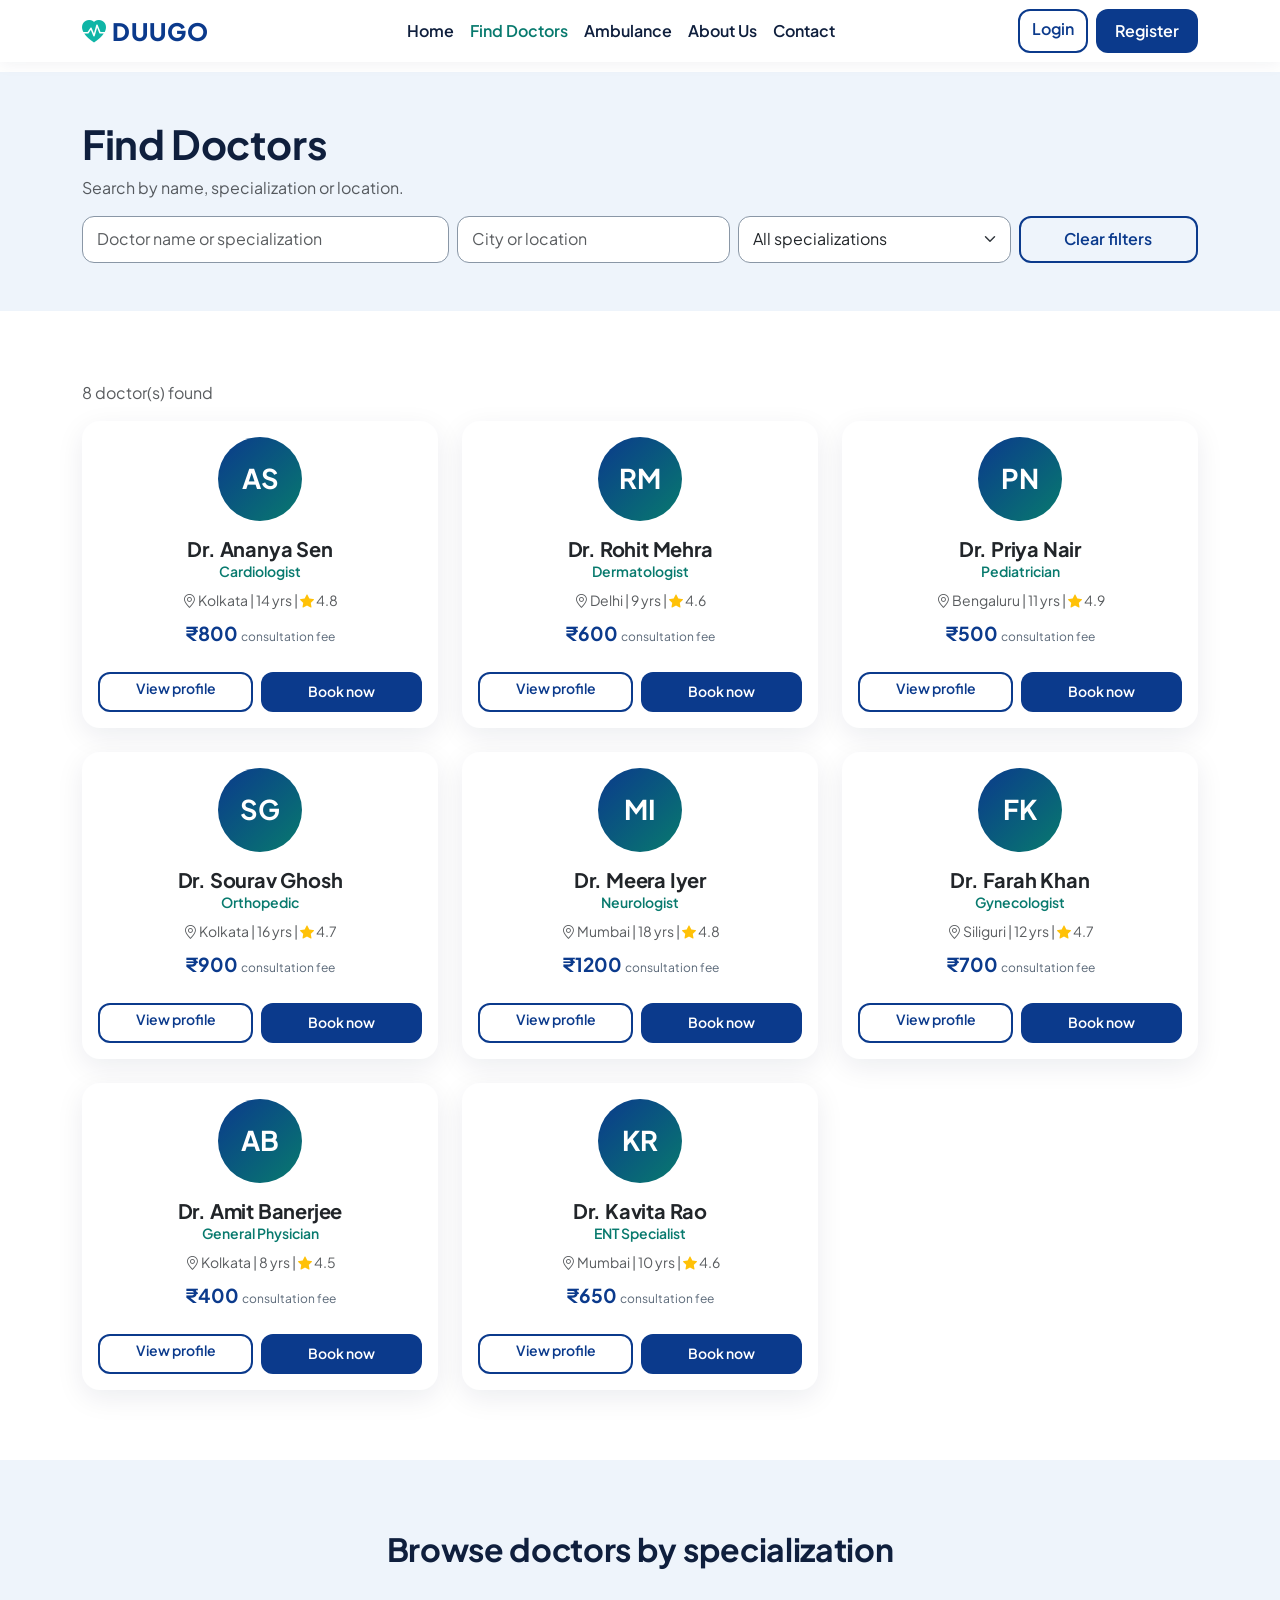
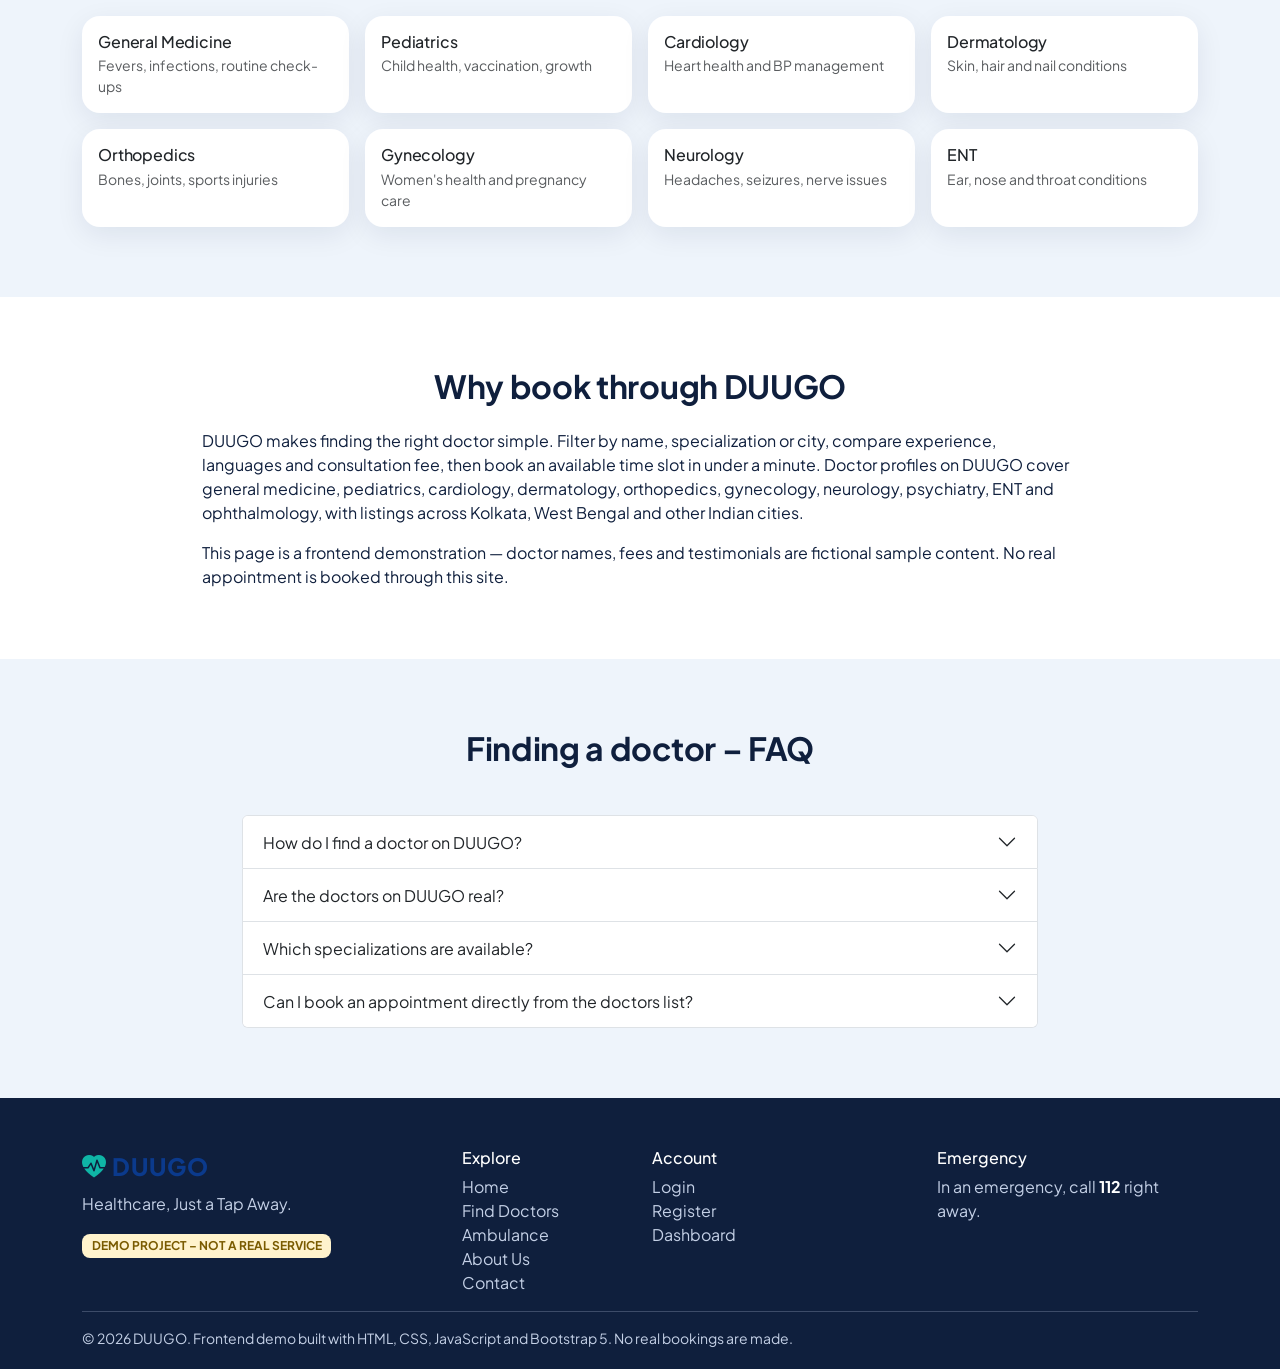
<file: doctors.html>
<!DOCTYPE html>
<html lang="en">
<head>
  <meta charset="utf-8">
  <meta name="viewport" content="width=device-width, initial-scale=1">
  <meta name="theme-color" content="#0ea5a5">

  <!-- Primary SEO -->
  <title>Find Doctors Online | DUUGO – Book Doctor Appointments</title>
  <meta name="description" content="Find and book verified doctors on DUUGO. Search by name, specialization or city — general medicine, pediatrics, cardiology, dermatology and more across Kolkata & India.">
  <meta name="keywords" content="find doctors, book doctor online, doctor near me, general physician, pediatrician, cardiologist, dermatologist, gynecologist, Kolkata doctors, online doctor appointment India">
  <meta name="author" content="Anal Pattanayak">
  <meta name="robots" content="index, follow, max-image-preview:large, max-snippet:-1, max-video-preview:-1">
  <meta name="googlebot" content="index, follow">
  <link rel="canonical" href="https://duugo.in/doctors.html">

  <!-- Language / Geo -->
  <meta http-equiv="content-language" content="en-IN">
  <meta name="geo.region" content="IN-WB">
  <meta name="geo.placename" content="Kolkata">

  <!-- Open Graph / Facebook -->
  <meta property="og:type" content="website">
  <meta property="og:site_name" content="DUUGO">
  <meta property="og:url" content="https://duugo.in/doctors.html">
  <meta property="og:title" content="Find Doctors Online | DUUGO">
  <meta property="og:description" content="Search doctors by name, specialization or city and book an appointment in under a minute.">
  <meta property="og:image" content="https://duugo.in/assets/img/duugo-og.jpg">
  <meta property="og:image:width" content="1200">
  <meta property="og:image:height" content="630">
  <meta property="og:image:alt" content="DUUGO – Find Doctors">
  <meta property="og:locale" content="en_IN">

  <!-- Twitter Card -->
  <meta name="twitter:card" content="summary_large_image">
  <meta name="twitter:site" content="@duugo">
  <meta name="twitter:creator" content="@duugo">
  <meta name="twitter:url" content="https://duugo.in/doctors.html">
  <meta name="twitter:title" content="Find Doctors Online | DUUGO">
  <meta name="twitter:description" content="Search doctors by name, specialization or city and book an appointment in under a minute.">
  <meta name="twitter:image" content="https://duugo.in/assets/img/duugo-og.jpg">

  <!-- Performance hints -->
  <link rel="preconnect" href="https://fonts.googleapis.com">
  <link rel="preconnect" href="https://fonts.gstatic.com" crossorigin>
  <link rel="preconnect" href="https://cdn.jsdelivr.net" crossorigin>
  <link rel="dns-prefetch" href="https://cdn.jsdelivr.net">

  <!-- Favicons -->
  <link rel="icon" href="favicon.ico" sizes="any">
  <link rel="icon" type="image/svg+xml" href="assets/images/favicon.svg">
  <link rel="icon" type="image/png" sizes="32x32" href="assets/images/favicon-32x32.png">
  <link rel="icon" type="image/png" sizes="16x16" href="assets/images/favicon-16x16.png">
  <link rel="apple-touch-icon" sizes="180x180" href="assets/images/apple-touch-icon.png">
  <link rel="mask-icon" href="assets/images/safari-pinned-tab.svg" color="#0ea5a5">
  <link rel="manifest" href="assets/images/site.webmanifest">
  <!-- Fallback while the PNG set isn't generated yet -->
  <link rel="icon" type="image/png" href="assets/images/icon.png">

  <!-- Fonts & CSS -->
  <link href="https://fonts.googleapis.com/css2?family=Plus+Jakarta+Sans:wght@400;600;700;800&display=swap" rel="stylesheet">
  <link href="https://cdn.jsdelivr.net/npm/bootstrap@5.3.3/dist/css/bootstrap.min.css" rel="stylesheet">
  <link href="https://cdn.jsdelivr.net/npm/bootstrap-icons@1.11.3/font/bootstrap-icons.min.css" rel="stylesheet">
  <link href="assets/css/style.css" rel="stylesheet">

  <!-- Structured Data (JSON-LD) -->
  <script type="application/ld+json">
  {
    "@context": "https://schema.org",
    "@graph": [
      {
        "@type": "Organization",
        "@id": "https://duugo.in/#organization",
        "name": "DUUGO",
        "alternateName": "Duugo",
        "url": "https://duugo.in/",
        "logo": {
          "@type": "ImageObject",
          "url": "https://duugo.in/assets/img/duugo-logo.png",
          "width": 512,
          "height": 512
        },
        "image": "https://duugo.in/assets/img/duugo-og.jpg",
        "description": "DUUGO is an all-in-one medical services app for booking doctors, ambulances and nursing home beds.",
        "email": "analpattanayak@gmail.com",
        "telephone": "+91-7810904560",
        "address": {
          "@type": "PostalAddress",
          "addressLocality": "Kolkata",
          "addressRegion": "West Bengal",
          "addressCountry": "IN"
        },
        "contactPoint": [{
          "@type": "ContactPoint",
          "telephone": "+91-7810904560",
          "email": "analpattanayak@gmail.com",
          "contactType": "customer support",
          "areaServed": "IN",
          "availableLanguage": ["English", "Bengali", "Hindi"]
        }],
        "sameAs": [
          "https://twitter.com/duugo",
          "https://facebook.com/duugo",
          "https://linkedin.com/company/duugo",
          "https://instagram.com/duugo"
        ]
      },
      {
        "@type": "WebSite",
        "@id": "https://duugo.in/#website",
        "url": "https://duugo.in/",
        "name": "DUUGO",
        "publisher": { "@id": "https://duugo.in/#organization" },
        "inLanguage": "en-IN",
        "potentialAction": {
          "@type": "SearchAction",
          "target": {
            "@type": "EntryPoint",
            "urlTemplate": "https://duugo.in/doctors.html?q={search_term_string}"
          },
          "query-input": "required name=search_term_string"
        }
      },
      {
        "@type": "CollectionPage",
        "@id": "https://duugo.in/doctors.html#webpage",
        "url": "https://duugo.in/doctors.html",
        "name": "Find Doctors Online | DUUGO",
        "isPartOf": { "@id": "https://duugo.in/#website" },
        "about": { "@id": "https://duugo.in/#organization" },
        "description": "Find and book verified doctors on DUUGO. Search by name, specialization or city.",
        "inLanguage": "en-IN",
        "breadcrumb": { "@id": "https://duugo.in/doctors.html#breadcrumb" },
        "mainEntity": { "@id": "https://duugo.in/doctors.html#doctor-list" }
      },
      {
        "@type": "BreadcrumbList",
        "@id": "https://duugo.in/doctors.html#breadcrumb",
        "itemListElement": [
          { "@type": "ListItem", "position": 1, "name": "Home", "item": "https://duugo.in/" },
          { "@type": "ListItem", "position": 2, "name": "Doctors", "item": "https://duugo.in/doctors.html" }
        ]
      },
      {
        "@type": "ItemList",
        "@id": "https://duugo.in/doctors.html#doctor-list",
        "name": "Doctors available on DUUGO",
        "numberOfItems": 8,
        "itemListOrder": "https://schema.org/ItemListOrderAscending",
        "itemListElement": [
          {
            "@type": "ListItem",
            "position": 1,
            "item": {
              "@type": "Physician",
              "name": "Dr. Sample One",
              "medicalSpecialty": "General Medicine",
              "url": "https://duugo.in/doctor.html?id=1"
            }
          },
          {
            "@type": "ListItem",
            "position": 2,
            "item": {
              "@type": "Physician",
              "name": "Dr. Sample Two",
              "medicalSpecialty": "Pediatrics",
              "url": "https://duugo.in/doctor.html?id=2"
            }
          },
          {
            "@type": "ListItem",
            "position": 3,
            "item": {
              "@type": "Physician",
              "name": "Dr. Sample Three",
              "medicalSpecialty": "Cardiology",
              "url": "https://duugo.in/doctor.html?id=3"
            }
          }
        ]
      },
      {
        "@type": "FAQPage",
        "@id": "https://duugo.in/doctors.html#faq",
        "mainEntity": [
          {
            "@type": "Question",
            "name": "How do I find a doctor on DUUGO?",
            "acceptedAnswer": {
              "@type": "Answer",
              "text": "Search by doctor name, specialization or city. You can also clear all filters to see every available doctor. Each profile shows specialization, experience, languages and consultation fee."
            }
          },
          {
            "@type": "Question",
            "name": "Are the doctors on DUUGO real?",
            "acceptedAnswer": {
              "@type": "Answer",
              "text": "No. This is a frontend demonstration. All doctors, fees and profiles are fictional sample content and no real appointments are booked."
            }
          },
          {
            "@type": "Question",
            "name": "Which specializations are available?",
            "acceptedAnswer": {
              "@type": "Answer",
              "text": "DUUGO covers general medicine, pediatrics, cardiology, dermatology, orthopedics, gynecology, neurology, psychiatry, ENT and ophthalmology, among others."
            }
          },
          {
            "@type": "Question",
            "name": "Can I book an appointment directly from the doctors list?",
            "acceptedAnswer": {
              "@type": "Answer",
              "text": "Yes. Click any doctor to view their profile and available time slots, then pick a slot and confirm the demo booking."
            }
          }
        ]
      }
    ]
  }
  </script>
</head>
<body data-page="doctors">

  <div id="site-nav"></div>

  <main>

    <!-- Page header + filters -->
    <header class="page-head">
      <div class="container">
        <h1>Find Doctors</h1>
        <p class="mb-3 text-muted">Search by name, specialization or location.</p>

        <form class="row g-2" role="search" aria-label="Filter doctors" onsubmit="return false">
          <div class="col-md-4">
            <label class="visually-hidden" for="q">Doctor name or specialization</label>
            <input id="q" name="q" type="search" class="form-control"
                   placeholder="Doctor name or specialization" autocomplete="off">
          </div>

          <div class="col-md-3">
            <label class="visually-hidden" for="city">City or location</label>
            <input id="city" name="city" class="form-control" list="cities"
                   placeholder="City or location" autocomplete="address-level2">
            <datalist id="cities"></datalist>
          </div>

          <div class="col-md-3">
            <label class="visually-hidden" for="spec">Specialization</label>
            <select id="spec" name="spec" class="form-select"></select>
          </div>

          <div class="col-md-2 d-grid">
            <button id="reset" type="button" class="btn btn-outline-duugo">Clear filters</button>
          </div>
        </form>
      </div>
    </header>

    <!-- Results -->
    <section class="section" aria-labelledby="results-heading">
      <div class="container">
        <h2 id="results-heading" class="visually-hidden">Doctor search results</h2>
        <p id="count" class="text-muted" aria-live="polite"></p>

        <div class="row g-4" id="list" role="region" aria-live="polite" aria-busy="true">
          <!-- Noscript fallback -->
          <noscript>
            <div class="col-12">
              <div class="alert alert-warning">
                <strong>JavaScript is disabled.</strong>
                DUUGO loads doctor results dynamically. Please enable JavaScript, or
                <a href="contact.html">contact us</a> at
                <a href="mailto:analpattanayak@gmail.com">analpattanayak@gmail.com</a> /
                <a href="tel:+917810904560">+91 78109 04560</a>.
              </div>
            </div>
          </noscript>
        </div>
      </div>
    </section>

    <!-- Static SEO content -->
    <section class="section section-alt" aria-labelledby="specs-heading">
      <div class="container">
        <h2 id="specs-heading" class="text-center mb-5">Browse doctors by specialization</h2>
        <div class="row g-3">
          <div class="col-md-3 col-6">
            <a class="card p-3 h-100 text-decoration-none" href="doctors.html?spec=General%20Medicine">
              <h3 class="h6 mb-1">General Medicine</h3>
              <p class="small text-muted mb-0">Fevers, infections, routine check-ups</p>
            </a>
          </div>
          <div class="col-md-3 col-6">
            <a class="card p-3 h-100 text-decoration-none" href="doctors.html?spec=Pediatrics">
              <h3 class="h6 mb-1">Pediatrics</h3>
              <p class="small text-muted mb-0">Child health, vaccination, growth</p>
            </a>
          </div>
          <div class="col-md-3 col-6">
            <a class="card p-3 h-100 text-decoration-none" href="doctors.html?spec=Cardiology">
              <h3 class="h6 mb-1">Cardiology</h3>
              <p class="small text-muted mb-0">Heart health and BP management</p>
            </a>
          </div>
          <div class="col-md-3 col-6">
            <a class="card p-3 h-100 text-decoration-none" href="doctors.html?spec=Dermatology">
              <h3 class="h6 mb-1">Dermatology</h3>
              <p class="small text-muted mb-0">Skin, hair and nail conditions</p>
            </a>
          </div>
          <div class="col-md-3 col-6">
            <a class="card p-3 h-100 text-decoration-none" href="doctors.html?spec=Orthopedics">
              <h3 class="h6 mb-1">Orthopedics</h3>
              <p class="small text-muted mb-0">Bones, joints, sports injuries</p>
            </a>
          </div>
          <div class="col-md-3 col-6">
            <a class="card p-3 h-100 text-decoration-none" href="doctors.html?spec=Gynecology">
              <h3 class="h6 mb-1">Gynecology</h3>
              <p class="small text-muted mb-0">Women's health and pregnancy care</p>
            </a>
          </div>
          <div class="col-md-3 col-6">
            <a class="card p-3 h-100 text-decoration-none" href="doctors.html?spec=Neurology">
              <h3 class="h6 mb-1">Neurology</h3>
              <p class="small text-muted mb-0">Headaches, seizures, nerve issues</p>
            </a>
          </div>
          <div class="col-md-3 col-6">
            <a class="card p-3 h-100 text-decoration-none" href="doctors.html?spec=ENT">
              <h3 class="h6 mb-1">ENT</h3>
              <p class="small text-muted mb-0">Ear, nose and throat conditions</p>
            </a>
          </div>
        </div>
      </div>
    </section>

    <!-- Why DUUGO -->
    <section class="section" aria-labelledby="why-heading">
      <div class="container" style="max-width:900px">
        <h2 id="why-heading" class="text-center mb-4">Why book through DUUGO</h2>
        <p>
          DUUGO makes finding the right doctor simple. Filter by name, specialization or city,
          compare experience, languages and consultation fee, then book an available time slot in
          under a minute. Doctor profiles on DUUGO cover general medicine, pediatrics, cardiology,
          dermatology, orthopedics, gynecology, neurology, psychiatry, ENT and ophthalmology,
          with listings across Kolkata, West Bengal and other Indian cities.
        </p>
        <p class="mb-0">
          This page is a frontend demonstration — doctor names, fees and testimonials are fictional
          sample content. No real appointment is booked through this site.
        </p>
      </div>
    </section>

    <!-- FAQ (mirrors FAQPage JSON-LD) -->
    <section class="section section-alt" aria-labelledby="faq-heading">
      <div class="container" style="max-width:820px">
        <h2 id="faq-heading" class="text-center mb-5">Finding a doctor – FAQ</h2>
        <div class="accordion" id="docFaq">

          <div class="accordion-item">
            <h3 class="accordion-header" id="dfaq1-head">
              <button class="accordion-button collapsed" type="button" data-bs-toggle="collapse"
                      data-bs-target="#dfaq1" aria-expanded="false" aria-controls="dfaq1">
                How do I find a doctor on DUUGO?
              </button>
            </h3>
            <div id="dfaq1" class="accordion-collapse collapse" aria-labelledby="dfaq1-head" data-bs-parent="#docFaq">
              <div class="accordion-body">
                Search by doctor name, specialization or city. You can also clear all filters to see every
                available doctor. Each profile shows specialization, experience, languages and consultation fee.
              </div>
            </div>
          </div>

          <div class="accordion-item">
            <h3 class="accordion-header" id="dfaq2-head">
              <button class="accordion-button collapsed" type="button" data-bs-toggle="collapse"
                      data-bs-target="#dfaq2" aria-expanded="false" aria-controls="dfaq2">
                Are the doctors on DUUGO real?
              </button>
            </h3>
            <div id="dfaq2" class="accordion-collapse collapse" aria-labelledby="dfaq2-head" data-bs-parent="#docFaq">
              <div class="accordion-body">
                No. This is a frontend demonstration. All doctors, fees and profiles are fictional sample
                content and no real appointments are booked.
              </div>
            </div>
          </div>

          <div class="accordion-item">
            <h3 class="accordion-header" id="dfaq3-head">
              <button class="accordion-button collapsed" type="button" data-bs-toggle="collapse"
                      data-bs-target="#dfaq3" aria-expanded="false" aria-controls="dfaq3">
                Which specializations are available?
              </button>
            </h3>
            <div id="dfaq3" class="accordion-collapse collapse" aria-labelledby="dfaq3-head" data-bs-parent="#docFaq">
              <div class="accordion-body">
                DUUGO covers general medicine, pediatrics, cardiology, dermatology, orthopedics,
                gynecology, neurology, psychiatry, ENT and ophthalmology, among others.
              </div>
            </div>
          </div>

          <div class="accordion-item">
            <h3 class="accordion-header" id="dfaq4-head">
              <button class="accordion-button collapsed" type="button" data-bs-toggle="collapse"
                      data-bs-target="#dfaq4" aria-expanded="false" aria-controls="dfaq4">
                Can I book an appointment directly from the doctors list?
              </button>
            </h3>
            <div id="dfaq4" class="accordion-collapse collapse" aria-labelledby="dfaq4-head" data-bs-parent="#docFaq">
              <div class="accordion-body">
                Yes. Click any doctor to view their profile and available time slots, then pick a slot
                and confirm the demo booking.
              </div>
            </div>
          </div>

        </div>
      </div>
    </section>

  </main>

  <div id="site-footer"></div>

  <script src="https://cdn.jsdelivr.net/npm/bootstrap@5.3.3/dist/js/bootstrap.bundle.min.js"></script>
  <script src="assets/js/script.js"></script>

  <!-- SEO: canonical hygiene for filter params + reset aria-busy -->
  <script>
  (function () {
    // Filters (?q=, ?city=, ?spec=) create duplicate URLs. Consolidate to clean /doctors.html.
    var params = new URLSearchParams(location.search);
    var hasFilters = ['q','city','spec'].some(function (k) { return params.get(k); });

    var canonical = document.querySelector('link[rel="canonical"]');
    if (canonical) canonical.setAttribute('href', 'https://duugo.in/doctors.html');

    var robots = document.querySelector('meta[name="robots"]');
    if (hasFilters && robots) {
      // Filtered views should not be indexed separately.
      robots.setAttribute('content', 'noindex, follow');
    }

    // Once the list is rendered, flip aria-busy.
    var list = document.getElementById('list');
    if (list) {
      var tries = 0;
      var t = setInterval(function () {
        tries++;
        var hasCards = list.querySelector('.card, [data-doctor-id], a[href*="doctor.html"]');
        if (hasCards || tries > 20) {
          clearInterval(t);
          list.setAttribute('aria-busy', 'false');
        }
      }, 100);
    }
  })();
  </script>
</body>
</html>
</file>
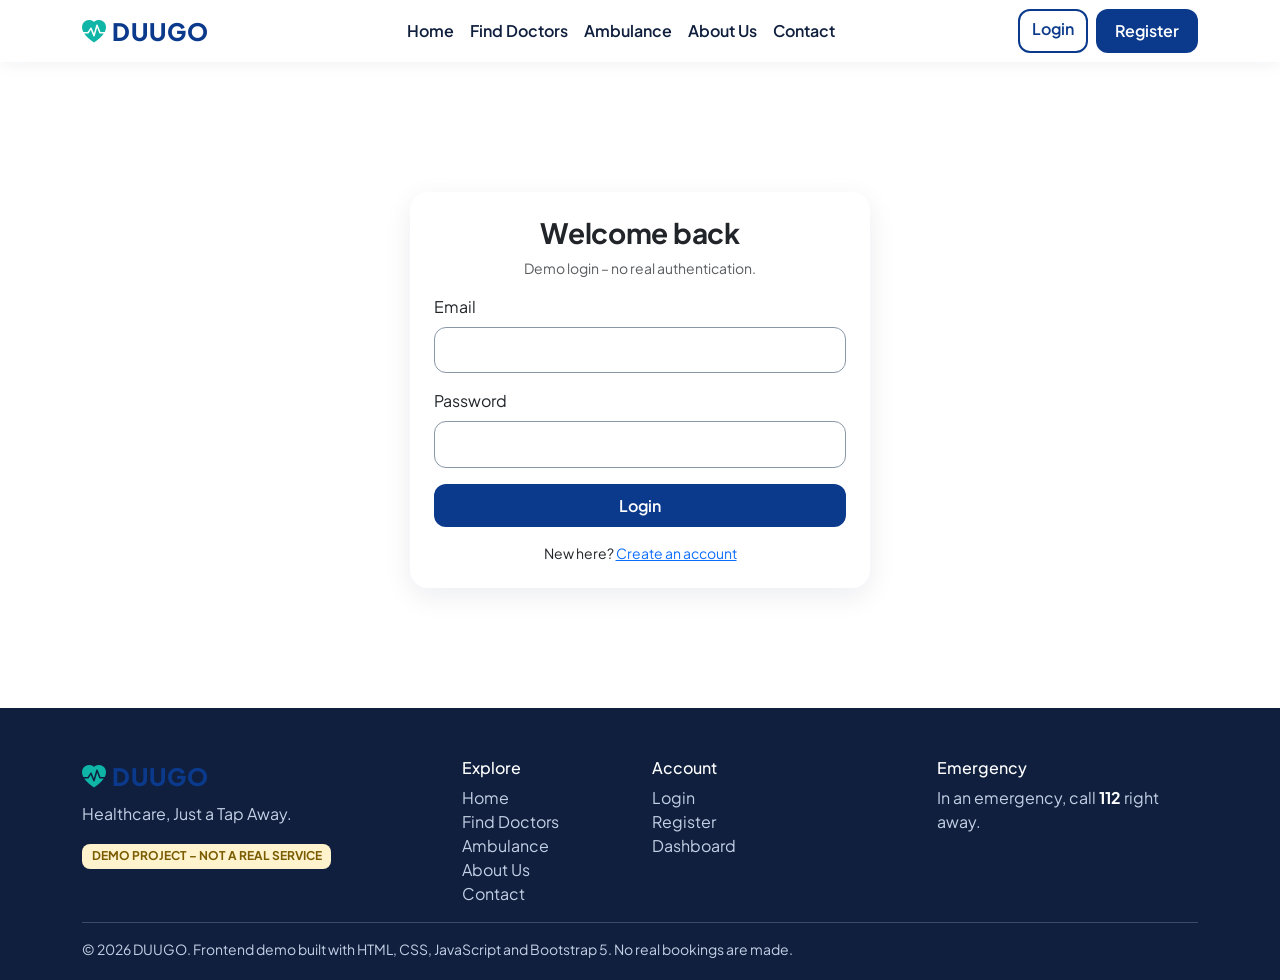
<file: login.html>
<!DOCTYPE html>
<html lang="en">
<head>
<meta charset="utf-8"><meta name="viewport" content="width=device-width, initial-scale=1">
<title>Login | DUUGO</title>
<meta name="description" content="DUUGO – Healthcare, Just a Tap Away. Demo doctor appointment and ambulance booking UI.">
<link href="https://fonts.googleapis.com/css2?family=Plus+Jakarta+Sans:wght@400;600;700;800&display=swap" rel="stylesheet">
<link href="https://cdn.jsdelivr.net/npm/bootstrap@5.3.3/dist/css/bootstrap.min.css" rel="stylesheet">
<link href="https://cdn.jsdelivr.net/npm/bootstrap-icons@1.11.3/font/bootstrap-icons.min.css" rel="stylesheet">
<link href="assets/css/style.css" rel="stylesheet">
<link rel="icon" type="image/png" href="assets/images/icon.png">
</head>
<body data-page="login">
<div id="site-nav"></div>
<section class="section"><div class="container"><div class="card p-4 auth-card"><h3 class="text-center">Welcome back</h3><p class="text-center text-muted small">Demo login – no real authentication.</p>
<form id="loginForm" novalidate><div class="mb-3"><label class="form-label">Email</label><input class="form-control" data-rule="email"><div class="invalid-feedback">Enter a valid email.</div></div>
<div class="mb-3"><label class="form-label">Password</label><input type="password" class="form-control" data-rule="pass"><div class="invalid-feedback">At least 6 characters.</div></div>
<button class="btn btn-duugo w-100">Login</button></form><p class="text-center small mt-3 mb-0">New here? <a href="register.html">Create an account</a></p></div></div></section>
<div id="site-footer"></div>
<script src="https://cdn.jsdelivr.net/npm/bootstrap@5.3.3/dist/js/bootstrap.bundle.min.js"></script>
<script src="assets/js/script.js"></script>
</body>
</html>
</file>
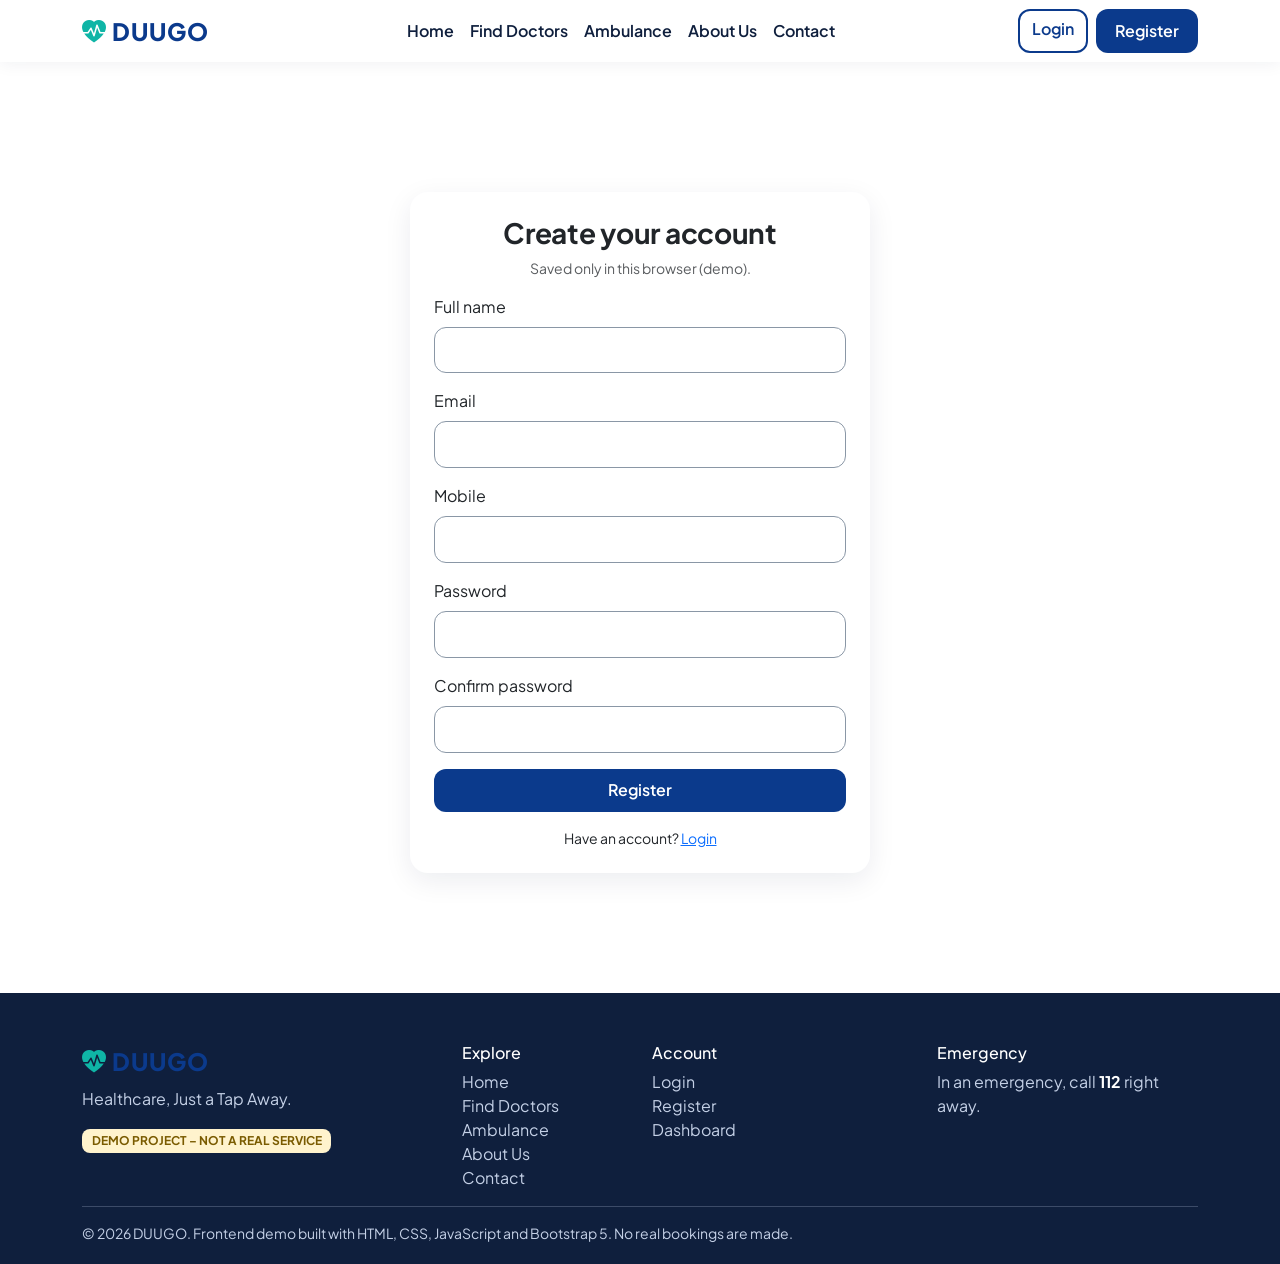
<file: register.html>
<!DOCTYPE html>
<html lang="en">
<head>
<meta charset="utf-8"><meta name="viewport" content="width=device-width, initial-scale=1">
<title>Register | DUUGO</title>
<meta name="description" content="DUUGO – Healthcare, Just a Tap Away. Demo doctor appointment and ambulance booking UI.">
<link href="https://fonts.googleapis.com/css2?family=Plus+Jakarta+Sans:wght@400;600;700;800&display=swap" rel="stylesheet">
<link href="https://cdn.jsdelivr.net/npm/bootstrap@5.3.3/dist/css/bootstrap.min.css" rel="stylesheet">
<link href="https://cdn.jsdelivr.net/npm/bootstrap-icons@1.11.3/font/bootstrap-icons.min.css" rel="stylesheet">
<link href="assets/css/style.css" rel="stylesheet">
<link rel="icon" type="image/png" href="assets/images/icon.png">
</head>
<body data-page="register">
<div id="site-nav"></div>
<section class="section"><div class="container"><div class="card p-4 auth-card"><h3 class="text-center">Create your account</h3><p class="text-center text-muted small">Saved only in this browser (demo).</p>
<form id="regForm" novalidate><div class="mb-3"><label class="form-label">Full name</label><input id="rname" class="form-control" data-rule="required"><div class="invalid-feedback">Enter your name.</div></div>
<div class="mb-3"><label class="form-label">Email</label><input id="remail" class="form-control" data-rule="email"><div class="invalid-feedback">Enter a valid email.</div></div>
<div class="mb-3"><label class="form-label">Mobile</label><input id="rmobile" maxlength="10" class="form-control" data-rule="mobile"><div class="invalid-feedback">Enter a valid 10-digit number.</div></div>
<div class="mb-3"><label class="form-label">Password</label><input id="rpass" type="password" class="form-control" data-rule="pass"><div class="invalid-feedback">At least 6 characters.</div></div>
<div class="mb-3"><label class="form-label">Confirm password</label><input type="password" class="form-control" data-rule="match" data-match="#rpass"><div class="invalid-feedback">Passwords do not match.</div></div>
<button class="btn btn-duugo w-100">Register</button></form><p class="text-center small mt-3 mb-0">Have an account? <a href="login.html">Login</a></p></div></div></section>
<div id="site-footer"></div>
<script src="https://cdn.jsdelivr.net/npm/bootstrap@5.3.3/dist/js/bootstrap.bundle.min.js"></script>
<script src="assets/js/script.js"></script>
</body>
</html>
</file>
<file: assets/css/style.css>
/* ==========================================================================
   DUUGO – custom styles on top of Bootstrap 5
   Color tokens tuned for WCAG AA (see comments on each fix)
   ========================================================================== */

:root{
  /* Brand blue – all contrast checks pass unchanged */
  --blue:#0b3a8c;          /* 10.5:1 on #fff */
  --blue-d:#082a66;

  /* Teal – keep for fills/icons/decorative only */
  --teal:#0fb5a6;          /* 2.57:1 on #fff – decorative use only */
  /* FIX: darker teal for text, buttons and hovers (5.08:1 on #fff) */
  --teal-dark:#087a6e;
  --teal-mid:#0c978a;

  /* Neutrals */
  --navy:#0f1f3d;          /* 16.4:1 on #fff – body copy */
  --soft:#eef4fb;

  --radius:18px;
  --shadow:0 8px 28px rgba(15,31,61,.08);
}

/* ==========================================================================
   Base
   ========================================================================== */
body{
  font-family:'Plus Jakarta Sans','Segoe UI',system-ui,sans-serif;
  color:var(--navy);
  background:#fff;
  padding-top:72px;
}
h1,h2,h3,h4,h5{font-weight:700;letter-spacing:-.01em}

/* FIX: text-teal now uses the darker teal (2.57:1 → 5.08:1) */
.text-teal{color:var(--teal-dark)!important}
.text-blue{color:var(--blue)!important}

/* ==========================================================================
   Navbar
   ========================================================================== */
.navbar{
  background:rgba(255,255,255,.96);
  backdrop-filter:blur(8px);
  box-shadow:0 2px 16px rgba(15,31,61,.06);
}
.brand{
  font-weight:800;font-size:1.5rem;color:var(--blue)!important;letter-spacing:.04em;
}
.brand i{color:var(--teal)}   /* decorative icon, contrast not required */

.nav-link{color:var(--navy);font-weight:600}
/* FIX: hover/active nav was 2.57:1 → 5.08:1 */
.nav-link:hover,.nav-link.active{color:var(--teal-dark)!important}

/* ==========================================================================
   Buttons
   ========================================================================== */
.btn-duugo{
  background:var(--blue);color:#fff;border:0;border-radius:12px;
  font-weight:600;padding:.6rem 1.2rem;transition:.2s;
}
/* FIX: hover was white on #0fb5a6 (2.57:1) → white on #087a6e (5.08:1) */
.btn-duugo:hover{background:var(--teal-dark);color:#fff;transform:translateY(-2px)}

.btn-outline-duugo{
  border:2px solid var(--blue);color:var(--blue);border-radius:12px;
  font-weight:600;transition:.2s;
}
.btn-outline-duugo:hover{background:var(--blue);color:#fff}

/* FIX: btn-teal base was white on #0fb5a6 (2.57:1) → uses --teal-dark */
.btn-teal{
  background:var(--teal-dark);color:#fff;border:0;border-radius:12px;
  font-weight:600;padding:.6rem 1.2rem;
}
/* FIX: hover was 3.62:1 → 7.20:1 */
.btn-teal:hover{background:#06635a;color:#fff}

/* ==========================================================================
   Hero
   ========================================================================== */
.hero{
  background:linear-gradient(135deg,var(--blue-d),var(--blue) 60%,#0d6e8a);
  color:#fff;padding:80px 0 110px;
}
.hero h1{font-size:clamp(2.2rem,5vw,3.6rem);font-weight:800}
.hero p{opacity:.9;max-width:520px}   /* 5.01:1 at worst – passes AA */

/* ==========================================================================
   Layout primitives
   ========================================================================== */
.search-box{
  background:#fff;border-radius:var(--radius);padding:1rem;
  box-shadow:var(--shadow);margin-top:-60px;position:relative;z-index:2;
}
.page-head{background:var(--soft);padding:48px 0}
.section{padding:70px 0}
.section-alt{background:var(--soft)}

.card{
  border:0;border-radius:var(--radius);box-shadow:var(--shadow);
}

.lift{transition:.25s}
.lift:hover{transform:translateY(-6px);box-shadow:0 14px 34px rgba(15,31,61,.14)}

/* ==========================================================================
   Icons & avatars
   ========================================================================== */
.icon-box{
  width:56px;height:56px;border-radius:16px;background:var(--soft);
  color:var(--blue);display:grid;place-items:center;font-size:1.6rem;
  margin-bottom:1rem;
}

/* FIX: gradient now ends in --teal-dark so white text passes on the whole avatar */
.avatar{
  width:84px;height:84px;border-radius:50%;margin:0 auto 1rem;
  background:linear-gradient(135deg,var(--blue),var(--teal-dark));
  color:#fff;display:grid;place-items:center;font-size:1.7rem;font-weight:700;
}
.avatar.lg{width:130px;height:130px;font-size:2.6rem}

/* ==========================================================================
   Fee
   ========================================================================== */
.fee{font-weight:700;color:var(--blue);font-size:1.2rem}
/* FIX: #6b7a90 on #fff was 4.38:1 → #5a6878 is 5.05:1 */
.fee small{font-weight:400;color:#5a6878;font-size:.75rem}

/* ==========================================================================
   Slots
   ========================================================================== */
.slot{
  border:2px solid #d5e0ee;border-radius:10px;padding:.45rem .8rem;
  background:#fff;cursor:pointer;font-size:.9rem;transition:.15s;
}
/* FIX: hover border #0fb5a6 was 2.57:1 → #087a6e 5.08:1 */
.slot:hover:not(:disabled){border-color:var(--teal-dark)}
/* FIX: active slot white on teal was 2.57:1 → 5.08:1 */
.slot.active{background:var(--teal-dark);border-color:var(--teal-dark);color:#fff}
/* Disabled exempt from WCAG but bumped for readability */
.slot:disabled{
  background:#f1f4f8;color:#8c9aab;text-decoration:line-through;cursor:not-allowed;
}

/* ==========================================================================
   Ambulance type cards
   ========================================================================== */
.amb-type{
  cursor:pointer;border:2px solid #d5e0ee;border-radius:14px;
  padding:1rem;transition:.2s;height:100%;
}
.amb-type.active{border-color:var(--teal-dark);background:#e8fbf8}

/* ==========================================================================
   Emergency banner
   ========================================================================== */
.emergency{
  background:#fff1f1;border:2px solid #e0434a;border-radius:var(--radius);
  padding:1rem 1.25rem;
}
/* FIX: default .text-danger on #fff1f1 was 4.11:1 → #b02a37 is 5.91:1 */
.emergency .text-danger,
.emergency h4,
.emergency h2{color:#b02a37!important}

/* ==========================================================================
   Demo badge
   ========================================================================== */
.demo-badge{
  background:#fff3cd;color:#7a5b00;border-radius:8px;
  padding:.2rem .6rem;font-size:.75rem;font-weight:700;display:inline-block;
}

/* ==========================================================================
   Stepper
   ========================================================================== */
.stepper{display:flex;gap:.5rem;flex-wrap:wrap}
/* FIX: #8493a8 on #eef2f7 was 2.81:1 → #5c6b80 is 4.88:1 */
.step{
  flex:1;min-width:110px;text-align:center;padding:.7rem .4rem;
  border-radius:12px;background:#eef2f7;color:#5c6b80;
  font-size:.85rem;font-weight:600;
}
.step i{display:block;font-size:1.4rem}
/* FIX: #0a8479 on #dff7f3 was 4.10:1 → var(--teal-dark) is 4.53:1 */
.step.done{background:#dff7f3;color:var(--teal-dark)}

/* ==========================================================================
   FAQ
   ========================================================================== */
.faq-item{background:#fff;border-radius:14px;box-shadow:var(--shadow);margin-bottom:.8rem}
.faq-q{
  width:100%;text-align:left;background:none;border:0;
  padding:1.1rem 1.25rem;font-weight:700;color:var(--navy);
  display:flex;justify-content:space-between;
}
.faq-a{
  max-height:0;overflow:hidden;padding:0 1.25rem;
  transition:.3s;color:#51607a;   /* 6.32:1 – passes */
}
.faq-item.open .faq-a{max-height:200px;padding-bottom:1.1rem}
.faq-item.open .faq-q i{transform:rotate(180deg)}
.faq-q i{transition:.3s}

/* ==========================================================================
   Dashboard
   ========================================================================== */
.dash-nav .list-group-item{
  border:0;border-radius:12px!important;font-weight:600;cursor:pointer;margin-bottom:.3rem;
}
.dash-nav .list-group-item.active{background:var(--blue)}
.dash-sec{display:none}
.dash-sec.show{display:block}

/* ==========================================================================
   Auth
   ========================================================================== */
.auth-card{max-width:460px;margin:50px auto}

/* ==========================================================================
   Footer
   ========================================================================== */
footer{background:var(--navy);color:#c4d0e6;padding:50px 0 20px}
footer a{color:#c4d0e6;text-decoration:none}
/* FIX: hover on #0fb5a6 was 6.37:1 – actually passes, but keeping darker for consistency */
footer a:hover{color:var(--teal-mid)}

/* ==========================================================================
   Forms
   ========================================================================== */
.form-control,.form-select{
  border-radius:12px;padding:.65rem .9rem;
  /* FIX: default #ced4da is 1.54:1 – bumped to #8a97a6 (2.8:1) for WCAG 1.4.11 */
  border-color:#8a97a6;
}
/* FIX: focus ring was rgba(15,181,166,.2) – barely visible
   → uses darker teal at 25% for a visible focus indicator */
.form-control:focus,.form-select:focus{
  border-color:var(--teal-dark);
  box-shadow:0 0 0 .2rem rgba(8,122,110,.25);
}

/* ==========================================================================
   Dark mode (body.dark)
   ========================================================================== */
body.dark{background:#0b1220;color:#e6ecff}          /* 15.8:1 */
body.dark .card,
body.dark .navbar,
body.dark .faq-item,
body.dark .search-box{background:#121a2e;color:#e6ecff}
body.dark .section-alt,
body.dark .page-head{background:#0f1729}
body.dark .nav-link,
body.dark .faq-q{color:#e6ecff}

/* NEW: fill gaps that were previously unreadable in dark mode */
body.dark .faq-a{color:#a9b6cc}                       /* 4.55:1 on #121a2e */
body.dark .fee small{color:#9aa9c2}                   /* 5.06:1 */
body.dark .text-muted{color:#9aa9c2!important}
body.dark .text-teal{color:#5fcfc2!important}         /* 5.53:1 on #121a2e */

body.dark .step{background:#1a2540;color:#b6c2d9}     /* 6.5:1 */
body.dark .step.done{background:#0f3a36;color:#7fd4c6}/* 6.9:1 */

body.dark .slot{background:#121a2e;border-color:#2a3854;color:#e6ecff}
body.dark .slot.active{background:var(--teal-dark);border-color:var(--teal-dark);color:#fff}
body.dark .slot:disabled{background:#0e1626;color:#5b6982}

body.dark .amb-type{border-color:#2a3854}
body.dark .amb-type.active{background:#0f3a36;border-color:var(--teal-dark)}

body.dark .demo-badge{background:#3d2f00;color:#ffd76b}

body.dark .emergency{background:#2a1214;border-color:#7a242b}
body.dark .emergency h4,
body.dark .emergency h2,
body.dark .emergency .text-danger{color:#ff8b94!important}

body.dark .form-control,
body.dark .form-select{
  background:#0e1626;color:#e6ecff;border-color:#2a3854;
}
body.dark .form-control::placeholder,
body.dark .form-select::placeholder{color:#7a89a3}
body.dark .form-control:focus,
body.dark .form-select:focus{
  border-color:var(--teal);
  box-shadow:0 0 0 .2rem rgba(15,181,166,.3);
}

body.dark .icon-box{background:#1a2540;color:#8fb2ff}
body.dark .btn-outline-duugo{border-color:#8fb2ff;color:#8fb2ff}
body.dark .btn-outline-duugo:hover{background:#8fb2ff;color:#0b1220}
body.dark footer{background:#050b16}

/* ==========================================================================
   Reduced motion
   ========================================================================== */
@media (prefers-reduced-motion: reduce){
  *{transition:none!important;animation:none!important}
  /* Also disable transforms that imply movement */
  .btn-duugo:hover,
  .lift:hover{transform:none!important}
}
</file>
